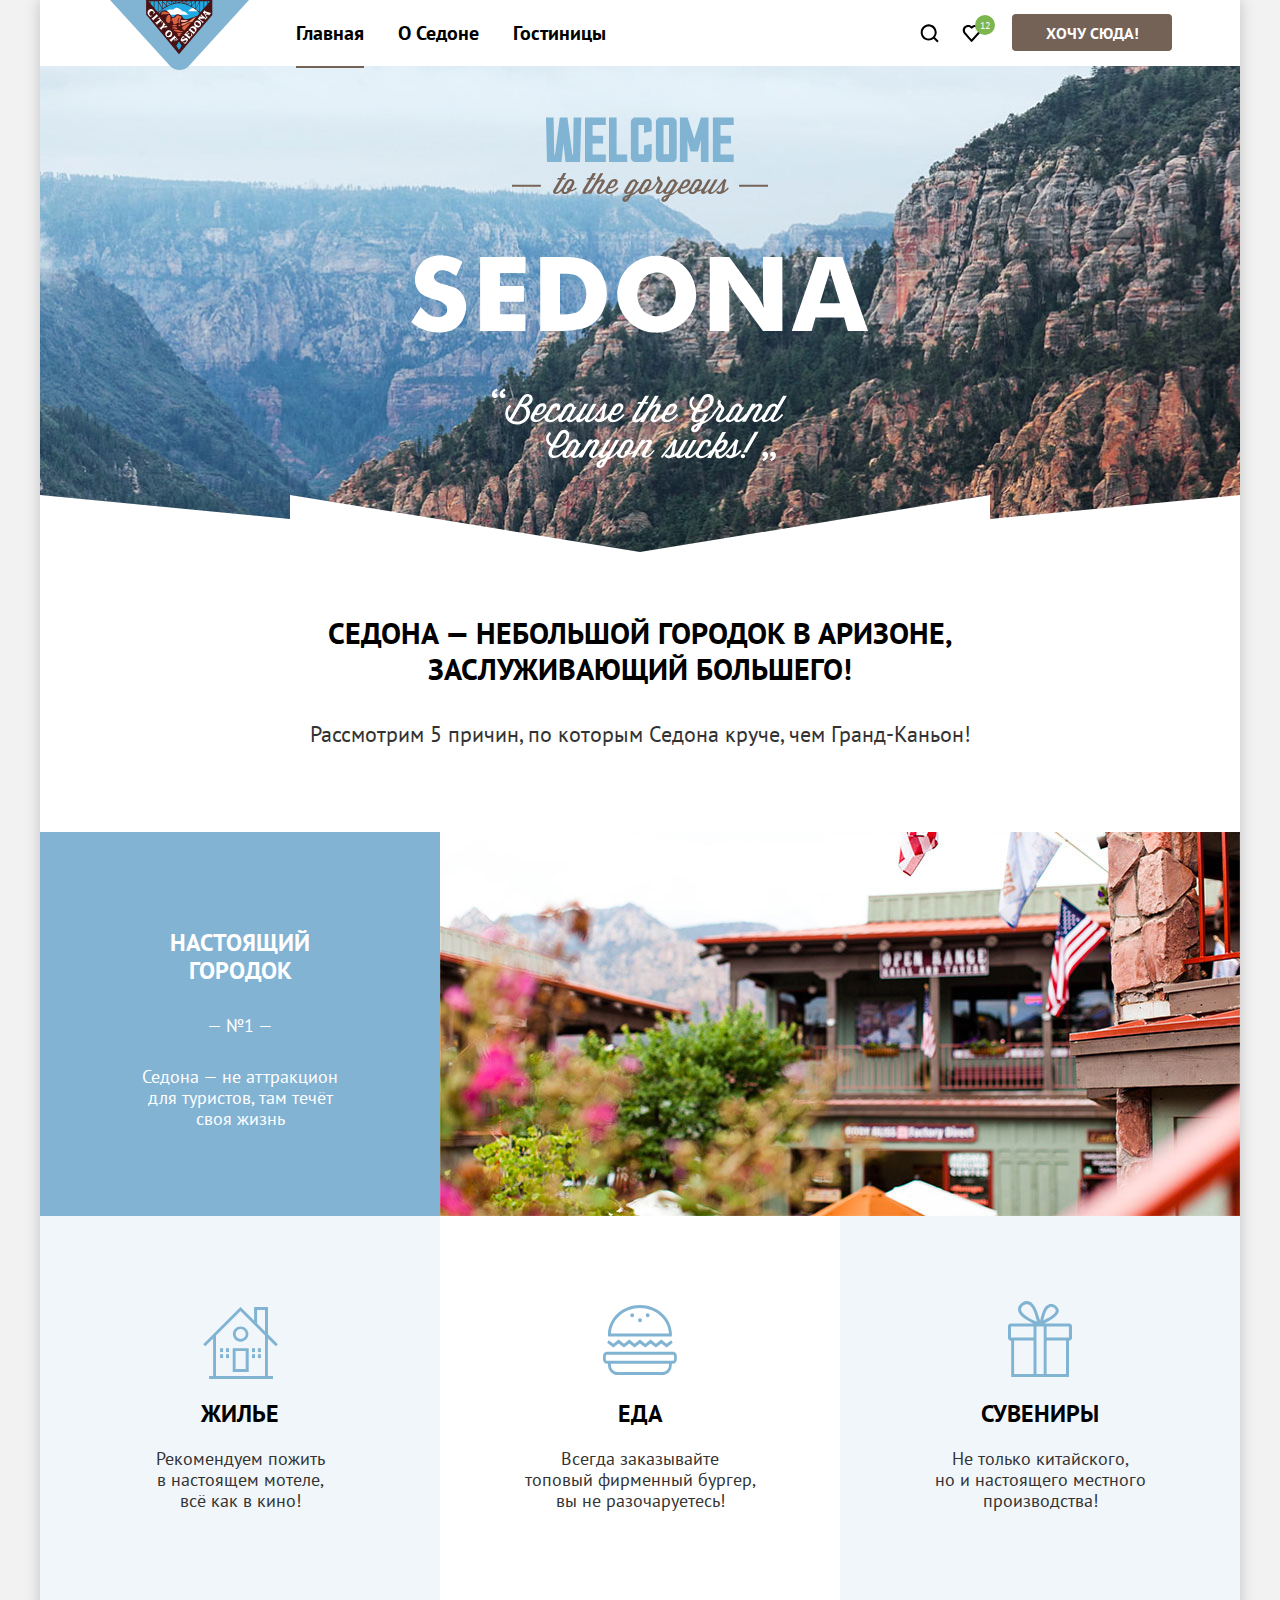
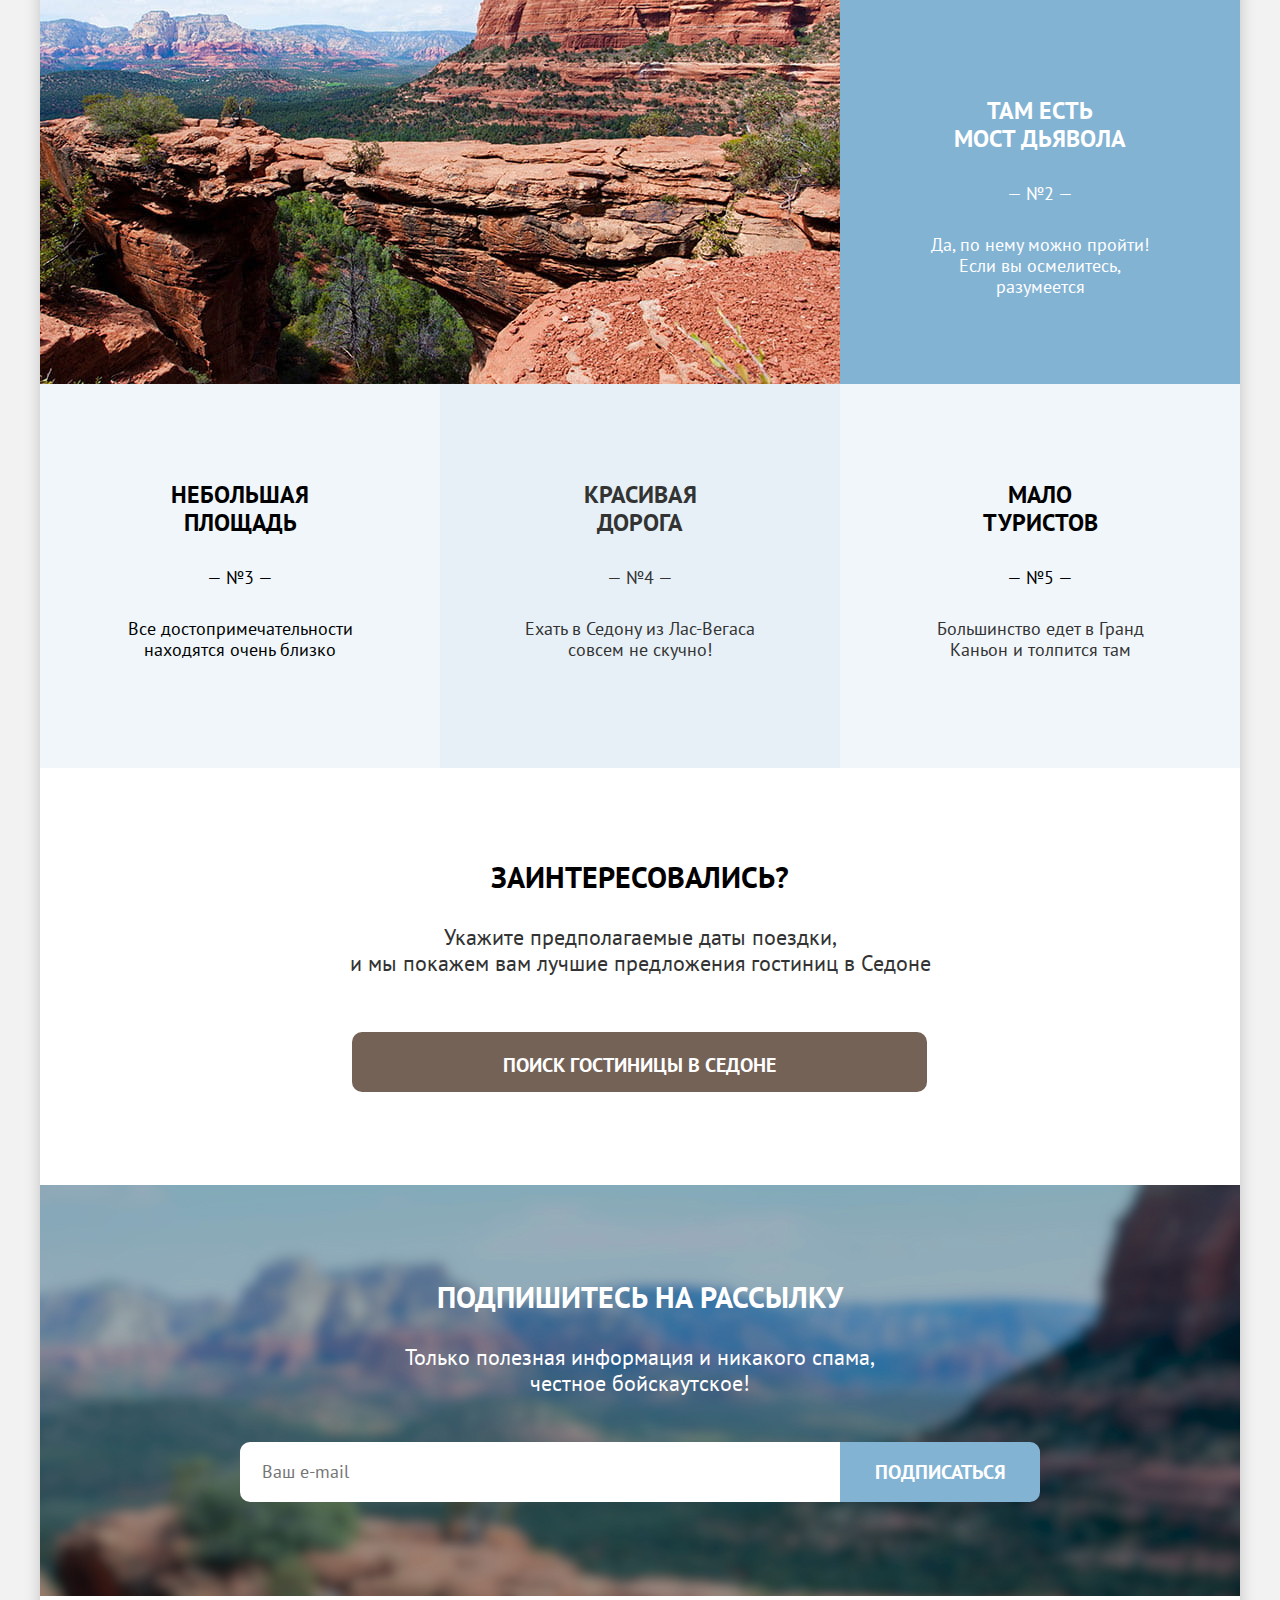
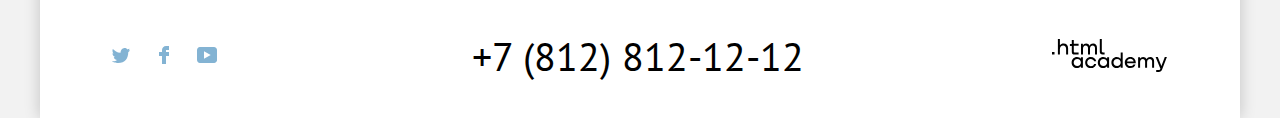
<file: index.html>
<!DOCTYPE html>
<html lang="ru">

<head>
  <meta charset="utf-8">
  <title>HTML Academy: Седона</title>
  <link rel="stylesheet" href="./styles/styles.css">
  <link rel="icon" type="image/png" sizes="32x32" href="./images/favicon.png">
</head>

<body>
  <!--Шапка -->
  <header class="page-header">
    <nav class="navigation">
      <a class="navigation-logo" href="index.html">
        <img class="logo-main" src="images/logo.svg" width="139" height="70"
          alt="Логотип Седоны, с переходом на главную страницу.">
      </a>

      <ul class="navigation-menu">
        <!--Список навигации для меню -->
        <li class="navigation-item">
          <a class="navigation-link navigation-link-current" href="#">Главная</a>
        </li>
        <li class="navigation-item">
          <a class="navigation-link" href="#">О Седоне</a>
        </li>
        <li class="navigation-item">
          <a class="navigation-link" href="catalog.html">Гостиницы</a>
        </li>
      </ul>

      <ul class="navigation-user">
        <!--Список для пользовательского меню -->
        <li class="navigation-item-user">
          <a class="navigation-link-user" href="#">
            <span class="visually-hidden">Поиск.</span>
            <svg class="navigation-icon" aria-hidden="true" width="19" height="19" viewBox="0 0 19 19" fill="none"
              xmlns="http://www.w3.org/2000/svg">
              <path
                d="m18.682 16.911-3.7-3.7c1-1.3 1.7-3 1.7-4.9 0-4.4-3.6-8-8-8s-8 3.7-8 8.1c0 4.4 3.6 8 8 8 1.8 0 3.5-.6 4.9-1.7l3.7 3.7 1.4-1.5Zm-10-2.5c-3.3 0-6-2.7-6-6s2.7-6 6-6 6 2.7 6 6-2.7 6-6 6Z" />
            </svg>
          </a>
        </li>
        <li class="navigation-item-user">
          <a class="navigation-link-user navigation-link-favorite" href="#">
            <span class="visually-hidden">Избранное.</span>
            <svg class="navigation-icon" aria-hidden="true" width="19" height="19" viewBox="0 0 19 18" fill="none"
              xmlns="http://www.w3.org/2000/svg">
              <path
                d="M9.582 17.411c-.3 0-.6-.1-.8-.4-5.4-6.1-6.7-7.5-7-7.9-.7-.9-1.1-2.1-1.1-3.3 0-3 2.4-5.4 5.5-5.4 1.3 0 2.5.5 3.5 1.3 1-.8 2.3-1.3 3.5-1.3 3 0 5.5 2.4 5.5 5.4 0 1.3-.5 2.5-1.3 3.4l-7 7.9c-.2.2-.4.3-.8.3Zm-6-9.5c.3.4 3.5 4 6.1 6.9l6.2-7c.5-.5.7-1.2.7-2 0-1.8-1.5-3.3-3.3-3.3-1 0-2 .5-2.7 1.3-.3.3-.6.4-.9.4-.3 0-.6-.2-.8-.4-.7-.8-1.7-1.3-2.7-1.3-1.8 0-3.3 1.5-3.3 3.3-.1.9.3 1.6.7 2.1-.1 0-.1 0 0 0Z" />
            </svg>
          </a>
        </li> 
      </ul>
      <a class="button-navigation" href="#">Хочу сюда!</a>
    </nav>
  </header>

  <!-- Основной блог -->
  <main class=" main-index main-container">
    <div class="page-container">

      <div class="info-container">

        <section class="welcome-page">
          <h1 class="visually-hidden">Седона.</h1>
          <img class="logo" src="images/welcome.svg" width="458" height="352" alt="Добро пожаловать в Седону.">
        </section>

        <section class="info-page">
          <h2 class="info-title">Седона — небольшой городок в Аризоне, <br>заслуживающий большего!</h2>
          <p class="info-description"> Рассмотрим 5 причин, по которым Седона круче, чем Гранд-Каньон! </p>
        </section>

      </div>

      <!-- Блог преимуществ -->
      <section class="advantages">
        <h3 class="visually-hidden">Преимущества.</h3>
        <ul class="advantages-list">
          <li class="advantages-item">
            <h3 class="advantages-title">Настоящий<br> городок </h3>
            <p class="advantages-description">— №1 — </p>
            <p class="advantages-description">Седона — не аттракцион<br> для туристов, там течёт<br> своя жизнь </p>
          </li>
          <li class="advantages-item advantages-item-image">
            <img class="advantages-image" src="images/real-city.jpg" width="800" height="384" alt="Фото города.">
          </li>
        </ul>
      </section>

      <!-- Блог сервиса -->
      <section class="services">
        <h3 class="visually-hidden">Сервис.</h3>
        <ul class="services-list">
          <li class="services-item background-blue-light background-house">
            <h3 class="services-title">Жилье</h3>
            <p class="services-description">Рекомендуем пожить<br> в настоящем мотеле,<br> всё как в кино!</p>
          </li>
          <li class="services-item background-white background-humburger">
            <h3 class="services-title">Еда</h3>
            <p class="services-description">Всегда заказывайте<br> топовый фирменный бургер,<br> вы не разочаруетесь!
            </p>
          </li>
          <li class="services-item background-blue-light background-present">
            <h3 class="services-title">Сувениры</h3>
            <p class="services-description">Не только китайского,<br> но и настоящего местного<br> производства!</p>
          </li>
        </ul>
      </section>

      <!-- Блог преимуществ 2 -->
      <section class="advantages">
        <h3 class="visually-hidden">Преимущества.</h3>
        <ul class="advantages-list">
          <li class="advantages-item advantages-item-image">
            <img class="advantages-image" src="images/devil-is-bridge.jpg" width="800" height="384" alt="Мост дьявола.">
          </li>
          <li class="advantages-item">
            <h3 class="advantages-title">Там есть<br> мост дьявола </h3>
            <p class="advantages-description">— №2 — </p>
            <p class="advantages-description">Да, по нему можно пройти!<br> Если вы осмелитесь,<br> разумеется</p>
          </li>
        </ul>
      </section>

      <!-- Блог преимуществ 3-->
      <section class="advantages">
        <h3 class="visually-hidden">Преимущества.</h3>
        <ul class="advantages-list">
          <li class="advantages-item background-blue-light">
            <h3 class="advantages-title">Небольшая<br> площадь</h3>
            <p class="advantages-description">— №3 —</p>
            <p class="advantages-description">Все достопримечательности<br> находятся очень близко</p>
          </li>
          <li class="advantages-item background-blue">
            <h3 class="advantages-title ">Красивая<br> дорога</h3>
            <p class="advantages-description">— №4 —</p>
            <p class="advantages-description">Ехать в Седону из Лас-Вегаса<br> совсем не скучно!</p>
          </li>
          <li class="advantages-item background-blue-light">
            <h3 class="advantages-title">Мало<br> туристов</h3>
            <p class="advantages-description">— №5 —</p>
            <p class="advantages-description color-dark">Большинство едет в Гранд<br> Каньон и толпится там</p>
          </li>
        </ul>
      </section>


      <!-- Заинтересовались -->
      <section class="info-hotel">
        <h2 class="info-title">Заинтересовались?</h2>
        <p class="info-description-hotel"> Укажите предполагаемые даты поездки,<br>и мы покажем вам лучшие предложения
          гостиниц
          в Седоне</p>
        <a class="button-hotel" href="#">Поиск гостиницы в Седоне</a>
      </section>

      <!-- Подписка -->
      <section class="info-email">
        <h2 class="info-email-title">Подпишитесь на рассылку</h2>
        <p class="info-email-description">Только полезная информация и никакого спама,<br>честное бойскаутское!</p>
        <form class="new-form" action="http://echo.htmlacademy.ru/" method="post">
          <label for="email">
            <span class="visually-hidden">Введите e-mail.</span>
          </label>
          <input class="field" type="email" id="email" placeholder="Ваш e-mail" name="new-email" required>
          <button class="button-email" type="submit"> Подписаться</button>
        </form>
      </section>
    </div>
  </main>
  <!-- Подвал -->
  <footer class="page-footer">
    <div class="page-footer-container">
      <!-- Социальные сети-->
      <section class="footer-social">
        <h3 class="visually-hidden">Социальные сети.</h3>
        <ul class="footer-social-list">
          <li class="footer-social-item">
            <a class="social-button" href="https://twitter.com/htmlacademy_ru">
              <span class="visually-hidden">Твиттер.</span>
              <svg class="social-icon social-icon-tw" aria-hidden="true" width="18" height="15" viewBox="0 0 18 15"
                fill="none" xmlns="http://www.w3.org/2000/svg">
                <path
                  d="M11.6.2c1.8-.5 3.2.3 3.8 1.2.7-.2 1.4-.5 2.1-.7 0 .9-.6 1.5-.9 1.8.7.1 1.4-.6 1.4-.6-.2 1-1.1 1.8-1.7 2C16.1 10.7 13 15.1 5.7 15h-.5c-.4 0-4.4-.5-5.2-1.9 2.4.2 4.1-.4 5-1.2-1-.3-2.9-.4-3.2-2.9.4.1.6.2 1.3.1C1.8 8.3.4 7.5.5 5.3c.3.3 1.1.5 1.4.5C1.1 5.6-.2 2.5.9.9c1.9 1.9 4 3.6 7.6 3.8C8.7 2.3 9.7.8 11.6.2Z" />
              </svg>
            </a>
          </li>
          <li class="footer-social-item">
            <a class="social-button" href="https://www.facebook.com/htmlacademy">
              <span class="visually-hidden">Фейсбук.</span>
              <svg class="social-icon social-icon-fb" aria-hidden="true" width="10" height="18" viewBox="0 0 10 18"
                fill="none" xmlns="http://www.w3.org/2000/svg">
                <path d="M7 0C4.8 0 3 1.8 3 4v2H0v4h3v8h4v-8h3V6H7V4h3V0H7Z" />
              </svg>
            </a>
          </li>
          <li class="footer-social-item">
            <a class="social-button" href="https://www.youtube.com/c/HTMLAcademyRUS">
              <span class="visually-hidden">YouTube.</span>
              <svg class="social-icon social-icon-yt" aria-hidden="true" width="20" height="16" viewBox="0 0 20 16"
                fill="none" xmlns="http://www.w3.org/2000/svg">
                <path
                  d="M17 0H2.9C1.2 0 0 1.5 0 3.2v9.5C0 14.5 1.2 16 2.9 16h14.3c1.5 0 2.9-1.5 2.9-3.2V3.2C19.9 1.5 18.7 0 17 0ZM7 11.8V4.2L13.7 8 7 11.8Z" />
              </svg>
            </a>
          </li>
        </ul>
      </section>
      <!-- Телефон -->
      <a class="footer-phone-title" href="tel:+78128121212">+7 (812) 812-12-12</a>
      <!--лого академии-->
      <a class="htmlacademy" href="https://up.htmlacademy.ru">
        <svg class="htmlacademy-svg" aria-hidden="true" width="115" height="33" viewBox="0 0 115 33" fill="none"
          xmlns="http://www.w3.org/2000/svg">
          <path
            d="M0 12.9v2.6h2.5v-2.6H0ZM11.6 4.5c-1.6 0-2.8.7-3.6 1.7h-.1V0h-2v15.5h2v-5.3c0-2.1 1.3-3.6 3.3-3.6 1.8 0 2.9 1.4 2.9 3.2v5.7h2V9.4c.1-3-1.8-4.9-4.5-4.9ZM26.6 4.8h-4.8V1.1h-2v3.8h-1.9v2h1.9v6c0 1.7 1 2.7 2.7 2.7h4.1v-2h-3.7c-.7 0-1.1-.4-1.1-1.1V6.8h4.8v-2ZM41.1 4.6c-1.6 0-2.9.8-3.5 2.1h-.1c-.6-1.2-1.8-2.1-3.4-2.1-1.4 0-2.5.8-3.1 1.8h-.1V4.8H29v10.6h2V10c0-2 1-3.5 2.6-3.5 1.5 0 2.4 1 2.4 2.6v6.3h2V9.8c0-2.4 1.4-3.3 2.6-3.3 1.5 0 2.4 1 2.4 2.6v6.3h2V8.9c.1-2.5-1.4-4.3-3.9-4.3ZM47.8 12.7c0 1.7 1 2.7 2.8 2.7h2v-2h-1.7c-.7 0-1.1-.4-1.1-1.1V0h-2v12.7ZM28.9 19.7c-.9-1.1-2.2-1.8-3.9-1.8-3.1 0-5.4 2.3-5.4 5.6s2.3 5.6 5.4 5.6c1.8 0 3-.8 3.8-1.9h.1v1.6h2V18.2h-2v1.5Zm-3.6 7.4c-2.2 0-3.6-1.6-3.6-3.6s1.4-3.6 3.6-3.6 3.6 1.6 3.6 3.6c0 1.9-1.4 3.6-3.6 3.6ZM44.2 22c-.5-2.4-2.6-4.1-5.4-4.1-3.4 0-5.6 2.5-5.6 5.6 0 3.1 2.2 5.6 5.6 5.6 2.8 0 4.9-1.8 5.4-4.2h-2.1c-.4 1.3-1.7 2.3-3.3 2.3-2.2 0-3.6-1.6-3.6-3.6s1.4-3.6 3.6-3.6c1.6 0 2.8 1 3.3 2.2h2.1V22ZM55.1 19.7c-.9-1.1-2.2-1.8-3.9-1.8-3.1 0-5.4 2.3-5.4 5.6s2.3 5.6 5.4 5.6c1.8 0 3-.8 3.8-1.9h.1v1.6h2V18.2h-2v1.5Zm-3.6 7.4c-2.2 0-3.6-1.6-3.6-3.6s1.4-3.6 3.6-3.6 3.6 1.6 3.6 3.6c0 1.9-1.5 3.6-3.6 3.6ZM68.7 19.8c-.9-1.1-2.2-1.9-3.9-1.9-3.1 0-5.4 2.3-5.4 5.6s2.2 5.6 5.4 5.6c1.7 0 3-.8 3.8-1.8h.1v1.5h2V13.4h-2v6.4Zm-3.6 7.3c-2.2 0-3.6-1.6-3.6-3.6s1.4-3.6 3.6-3.6 3.6 1.6 3.6 3.6c-.1 2-1.5 3.6-3.6 3.6ZM78.3 17.9c-3.3 0-5.5 2.5-5.5 5.6 0 3 2.1 5.6 5.5 5.6 2.5 0 4.5-1.3 5.2-3.6h-2.1c-.5 1-1.6 1.6-3 1.6-1.9 0-3.3-1.3-3.4-2.9h8.8c.2-3.6-2-6.3-5.5-6.3Zm0 1.9c1.7 0 3 1 3.3 2.6h-6.5c.3-1.5 1.5-2.6 3.2-2.6ZM98.2 17.9c-1.6 0-2.9.8-3.6 2h-.1c-.6-1.2-1.8-2-3.4-2-1.4 0-2.5.7-3.1 1.8v-1.5h-1.9v10.6h2v-5.4c0-2 1-3.4 2.6-3.5 1.5 0 2.4 1 2.4 2.6v6.3h2v-5.6c0-2.4 1.4-3.3 2.6-3.3 1.5 0 2.4 1 2.4 2.6v6.3h2v-6.5c.1-2.6-1.4-4.4-3.9-4.4ZM109.4 27l-3.6-8.9h-2.2l4.8 11.6c-.3.9-.7 1.2-1.7 1.2h-2.5v2h2.5c1.8 0 2.8-.8 3.5-2.6l4.7-12.2h-2.1l-3.4 8.9Z" />
        </svg>
      </a>
    </div>
  </footer>

  <div class="modal-container modal-container-close">

    <div class="modal modal-search-hotels">

      <button class="modal-close-button" type="button">
        <svg class="close-image" aria-hidden="true" width="13" height="13" viewBox="0 0 13 13" fill="none"
          xmlns="http://www.w3.org/2000/svg">
          <path d="M13 1.2 11.8 0 6.5 5.3 1.2 0 0 1.2l5.3 5.3L0 11.8 1.2 13l5.3-5.3 5.3 5.3 1.2-1.2-5.3-5.3L13 1.2Z" />
        </svg>
        <span class="visually-hidden">Закрыть.</span>
      </button>
      <section class="modal-content">
        <h2 class="modal-title">Поиск гостиницы в Седоне</h2>
        <form class="search-hotels-form" action="https://echo.htmlacademy.ru/" method="post">

          <p class="field-group">
            <label class="modal-label" for="arrival-date">Дата заезда:</label>
            <input class="search-hotels-form-field" type="text" id="arrival-date" name="arrival-date"
              placeholder="Укажите дату" value="27 апреля 2020" required>
          </p>
          <p class="footnote-arrival-date"> Мы не можем отправить вас в прошлое. </p>

          <p class="field-group">
            <label class="modal-label" for="departure-date">Дата выезда:</label>
            <input class="search-hotels-form-field" type="text" id="departure-date" name="departure-date"
              placeholder="Укажите дату" value="1 сентября 2021" required>
          </p>
          <p class="footnote-departure-date">На эти даты есть свободные номера. Пока есть.</p>

          <div class="field-group-people">

            <p class="field-group ">
              <label class="modal-label modal-label-people" for="old">Взрослые:</label>              
              <button class="button-modal button-modal-minus" type="button">
                <span class="visually-hidden">Уменьшить количество взрослых.</span>
                <svg class="image-minus" aria-hidden="true" width="13" height="1" viewBox="0 0 13 1" fill="none"
                  xmlns="http://www.w3.org/2000/svg">
                  <path d="M0 0v1h13V0H0Z" />
                </svg>
              </button>
              <input class="old-form-field modal-field-people" type="text" id="old" name="old"
                placeholder="количество взрослых" value="2">             
              <button class="button-modal button-modal-plus" type="button"> 
                <span class="visually-hidden">Увеличения количество взрослых.</span>
                <svg class="image-plus" aria-hidden="true" width="13" height="13" viewBox="0 0 13 13" fill="none"
                  xmlns="http://www.w3.org/2000/svg">
                  <path d="M13 6H7V0H6v6H0v1h6v6h1V7h6V6Z" />
                </svg>
              </button>
            </p>

            <p class="field-group">
              <span class="modal-label-child">
                <label class="modal-label modal-label-people" for="child">Дети:</label>
                <span class="tooltip">
                  <button class="tooltip-toggle" type="button" aria-labelledby="tooltip-label">
                    <svg class="tooltip-icon" width="1" height="9" viewBox="0 0 1 9" fill="none"
                      xmlns="http://www.w3.org/2000/svg">
                      <path d="M0 9H1L1 3H0L0 9Z" fill="white" />
                      <path d="M1 0H0V1H1V0Z" fill="white" />
                    </svg>
                  </button>
                  <span class="tooltip-text" role="tooltip" id="tooltip-label">Укажите количество детей,<br> которые
                    будут с
                    вами, возраст<br> которых от 6 до 18
                    лет. Дети<br> до 6 лет размещаются<br> бесплатно.
                  </span>
                </span>
              </span>

              <button class="button-modal button-modal-minus" type="button">
                <span class="visually-hidden">Уменьшить количество детей.</span>
                <svg class="image-minus" aria-hidden="true" width="13" height="1" viewBox="0 0 13 1" fill="none"
                  xmlns="http://www.w3.org/2000/svg">
                  <path d="M0 0v1h13V0H0Z" />
                </svg>
              </button>
              <input class="child-form-field modal-field-people" type="text" id="child" name="child"
                placeholder="количество детей" value="1">

              <button class="button-modal button-modal-plus" type="button">
                <span class="visually-hidden">Увеличить количетво детей.</span>
                <svg class="image-plus" aria-hidden="true" width="13" height="13" viewBox="0 0 13 13" fill="none"
                  xmlns="http://www.w3.org/2000/svg">
                  <path d="M13 6H7V0H6v6H0v1h6v6h1V7h6V6Z" />
                </svg>
              </button>
            </p>

          </div>
          <button class="button-found" type="submit">Найти</button>

        </form>
      </section>
    </div>
  </div>
</body>

</html>
</file>
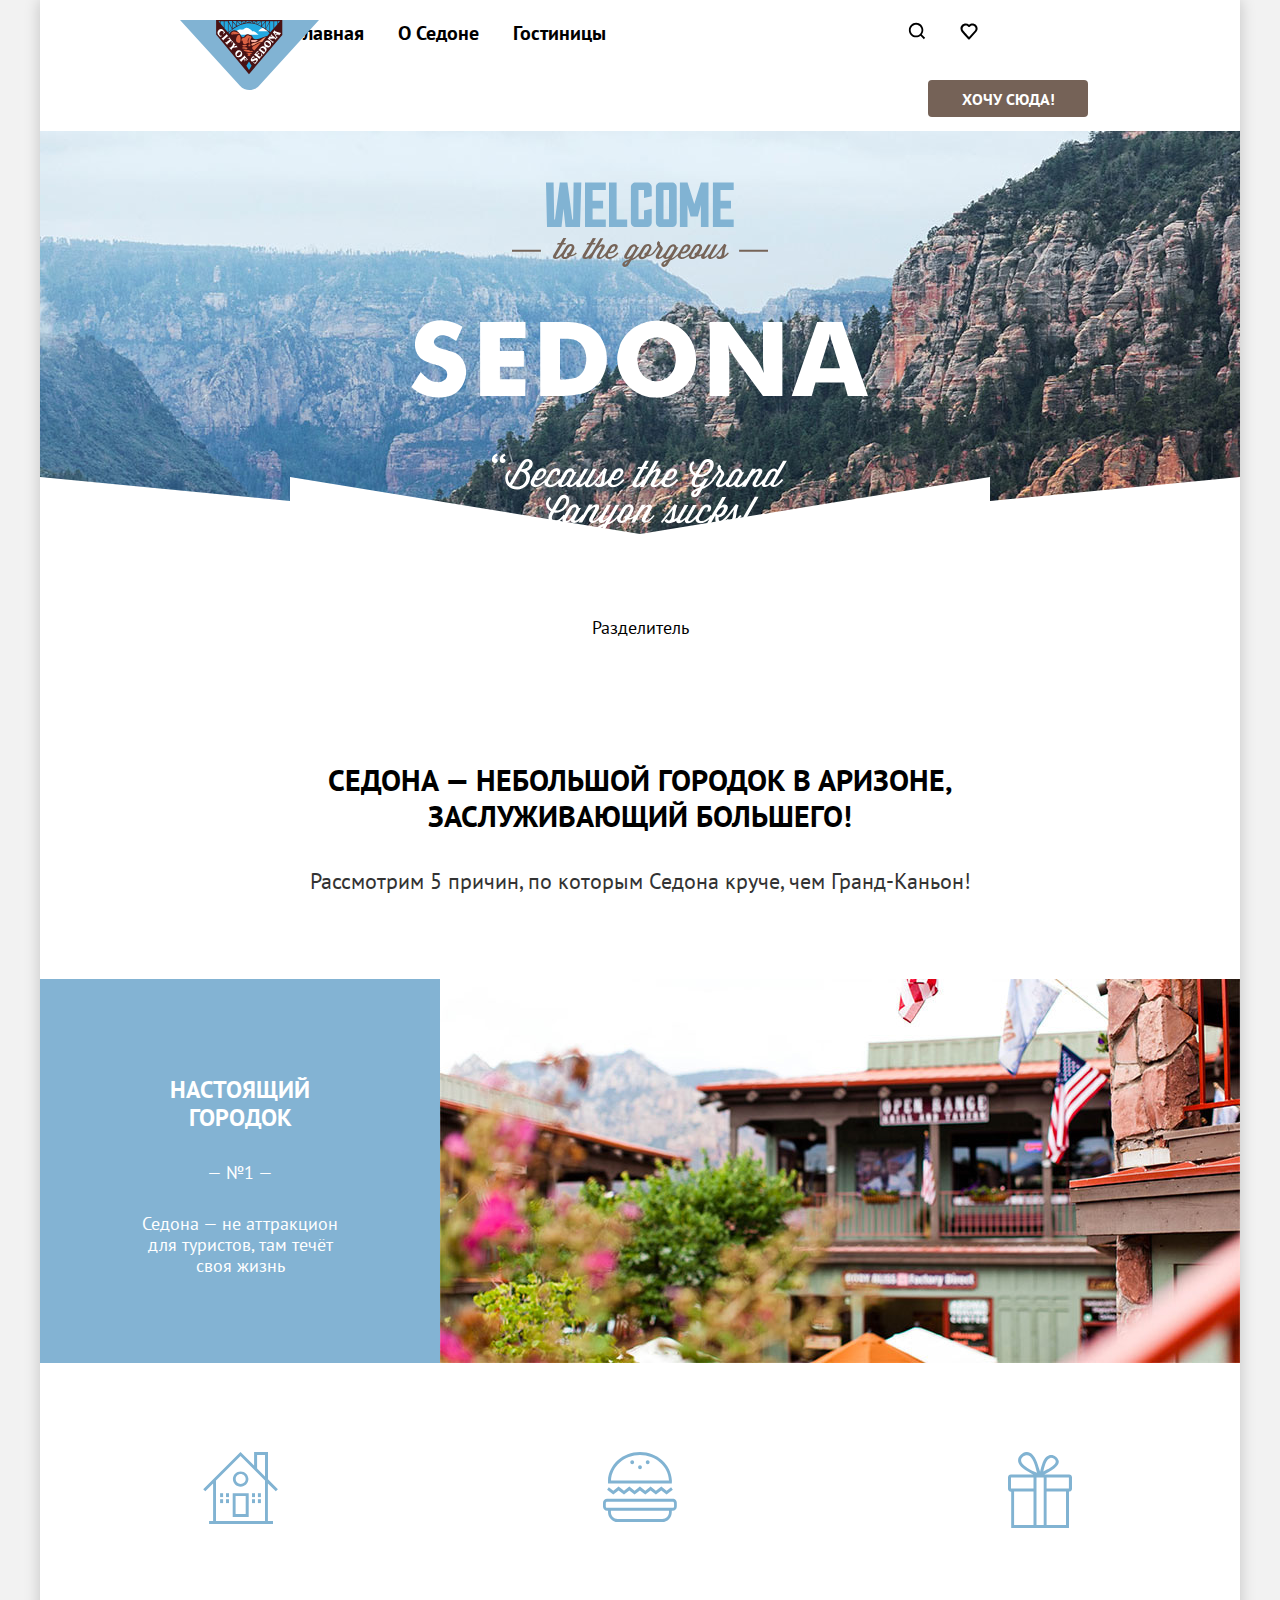
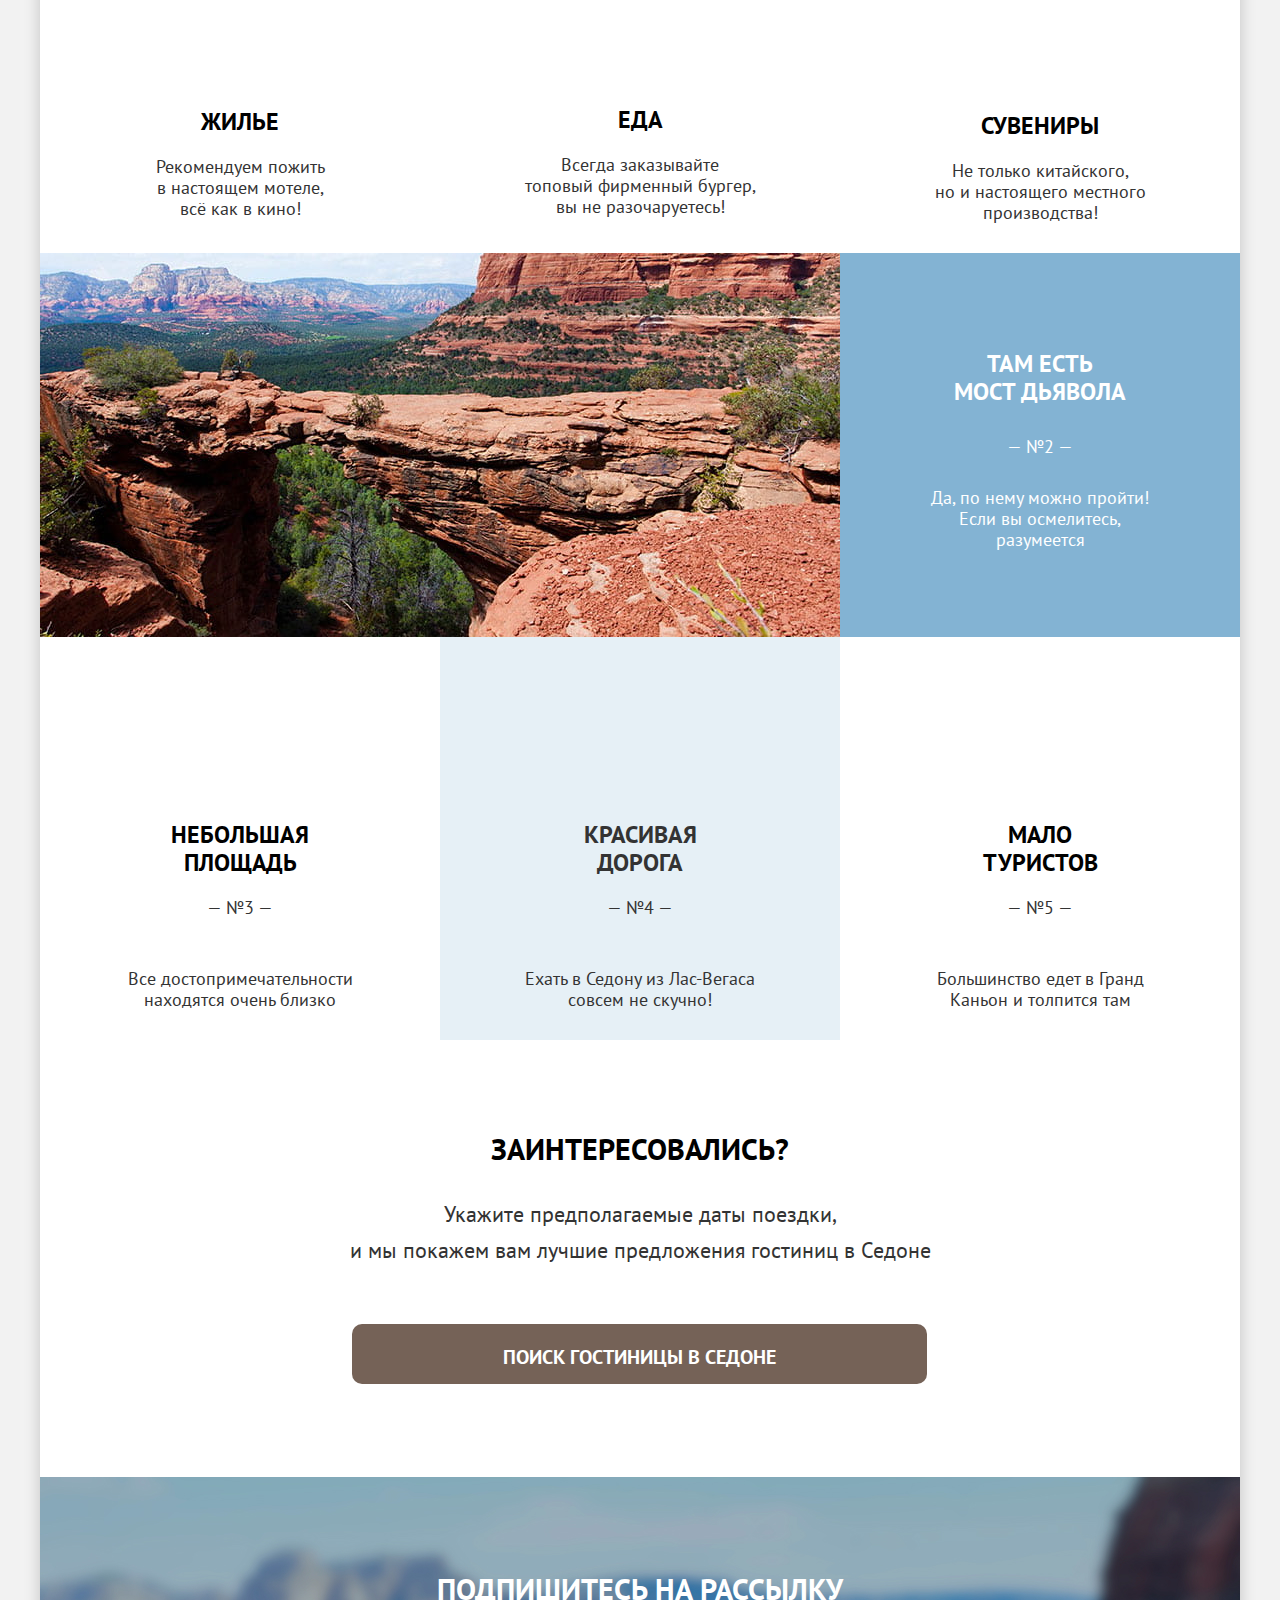
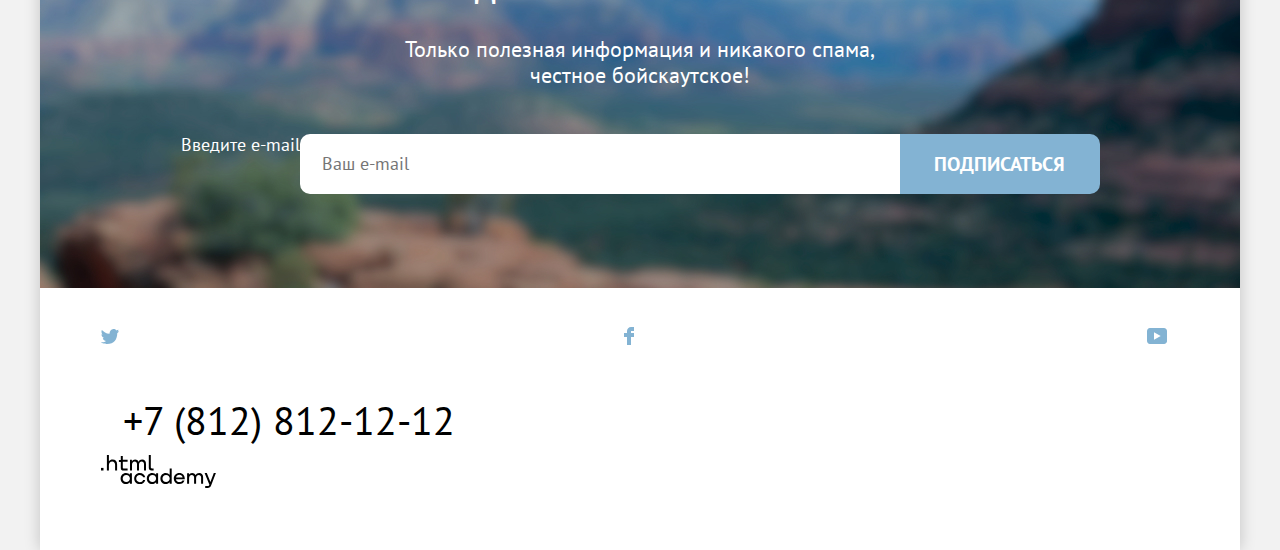
<file: 6/index.html>
<!DOCTYPE html>
<html lang="ru">

<head>
  <meta charset="utf-8">
  <title>HTML Academy: Седона</title>
  <link rel="stylesheet" href="/styles/styles.css">
  <base href="https://htmlacademy-htmlcss.github.io/1975777-sedona-33/6/">
</head>

<body>

  <!--Шапка -->
  <header class="page-header">
    <nav class="navigation">

      <a class="navigation-link navigation-logo" href="index.html">
        <img class="logo-main" src="images/logo.svg" width="139" height="70"
          alt="Логотип Седоны, с переходом на главную страницу">
      </a>
      <!--<ul class="navigation-list navigation-logo">
        Список навигации для логотипа 
        <li class="navigation-item">
          
        </li>
      </ul>-->

      <ul class="navigation-list navigation-menu">
        <!--Список навигации для меню -->
        <li class="navigation-item">
          <a class="navigation-link" href="#">Главная</a>
        </li>
        <li class="navigation-item">
          <a class="navigation-link" href="#">О Седоне</a>
        </li>
        <li class="navigation-item">
          <a class="navigation-link" href="#">Гостиницы</a>
        </li>
      </ul>

      <ul class="navigation-list navigation-user">
        <!--Список для пользовательского меню -->
        <li class="navigation-item">
          <a class="navigation-link" href="#">
            <img class="navigation-image" src="images/search.svg" width="18" height="18" alt="поиск">
          </a>
        </li>
        <li class="navigation-item">
          <a class="navigation-link" href="#">
            <img class="navigation-image" src="images/favorite.svg" width="18" height="17" alt="избранное">
          </a>
        </li>
        <li class="navigation-item">
          <a class="navigation-link button-navigation" href="#">Хочу сюда!
          </a>
        </li>
      </ul>

    </nav>
  </header>

  <!-- Основной блог -->
  <main class=" main-index main-conteiner">
    <div class="page-conteiner">

      <div class="info-conteiner">

        <section class="welcome-page">
          <h1 class="visually-hidden">Седона</h1>
          <img class="logo" src="images/welcome.svg" width="458" height="352" alt="Добро пожаловать в Седону">
        </section>

        <section class="divider-block">
          <span class="vissually-hidden">Разделитель</span>
          <img class="divider" src="images/divider.svg" width="1200" height="57" alt="Разделитель">
        </section>

        <section class="info-page">
          <h2 class="info-title">Седона — небольшой городок в Аризоне, <br>заслуживающий большего!</h2>
          <p class="info-description"> Рассмотрим 5 причин, по которым Седона круче, чем Гранд-Каньон! </p>
        </section>

      </div>

      <!-- Блог преимуществ -->
      <section class="advantages">
        <ul class="advantages-list">
          <li class="advantages-item">
            <h3 class="advantages-title">Настоящий городок </h3>
            <p class="advantages-description">— №1 — </p>
            <p class="advantages-description">Седона — не аттракцион<br> для туристов, там течёт<br> своя жизнь </p>
          </li>
          <li class="advantages-item advantages-item-image">
            <img class="advantages-image" src="images/real-city.jpg" width="800" height="384" alt="Фото города">
          </li>
        </ul>
      </section>

      <!-- Блог сервиса -->
      <section class="services">
        <ul class="services-list">
          <li class="services-item">
            <img class="services-image" src="images/home.svg" width="75" height="72" alt="Иконка жилья">
            <h3 class="services-title">Жилье</h3>
            <p class="services-description">Рекомендуем пожить<br> в настоящем мотеле,<br> всё как в кино!</p>
          </li>
          <li class="services-item background-white">
            <img class="services-image" src="images/gamburger.svg" width="74" height="70" alt="Иконка бургера">
            <h3 class="services-title">Еда</h3>
            <p class="services-description">Всегда заказывайте<br> топовый фирменный бургер,<br> вы не разочаруетесь!
            </p>
          </li>
          <li class="services-item">
            <img class="services-image" src="images/present.svg" width="64" height="76" alt="Иконка сувениры">
            <h3 class="services-title">Сувениры</h3>
            <p class="services-description">Не только китайского,<br> но и настоящего местного<br> производства!</p>
          </li>
        </ul>
      </section>

      <!-- Блог преимуществ 2 -->
      <section class="advantages">
        <ul class="advantages-list">
          <li class="advantages-item advantages-item-image">
            <img class="advantages-image" src="images/devil-is-bridge.jpg" width="800" height="384" alt="Мост дьявола">
          </li>
          <li class="advantages-item">
            <h3 class="advantages-title">Там есть<br> мост дьявола </h3>
            <p class="advantages-description">— №2 — </p>
            <p class="advantages-description">Да, по нему можно пройти!<br> Если вы осмелитесь,<br> разумеется</p>
          </li>
        </ul>
      </section>

      <!-- Блог сервиса 2 -->
      <section class="services">
        <ul class="services-list">
          <li class="services-item">
            <h3 class="services-title">Небольшая<br> площадь</h3>
            <p class="services-description">— №3 —</p>
            <p class="services-description">Все достопримечательности<br> находятся очень близко</p>
          </li>
          <li class="services-item background-blue">
            <h3 class="services-title ">Красивая<br> дорога</h3>
            <p class="services-description">— №4 —</p>
            <p class="services-description">Ехать в Седону из Лас-Вегаса<br> совсем не скучно!</p>
          </li>
          <li class="services-item">
            <h3 class="services-title">Мало<br> туристов</h3>
            <p class="services-description">— №5 —</p>
            <p class="services-description">Большинство едет в Гранд<br> Каньон и толпится там</p>
          </li>
        </ul>
      </section>


      <!-- Заинтересовались -->
      <section class="info-hotel">
        <h2 class="info-title">Заинтересовались?</h2>
        <p class="info-description"> Укажите предполагаемые даты поездки,<br>и мы покажем вам лучшие предложения
          гостиниц
          в Седоне</p>
        <a class="button-hotel" href="#">Поиск гостиницы в Седоне</a>
      </section>

      <!-- Подписка -->
      <section class="info-email">
        <h2 class="info-email-title">Подпишитесь на рассылку</h2>
        <p class="info-email-description">Только полезная информация и никакого спама,<br>честное бойскаутское!</p>
        <form class="new-form" action="http://echo.htmlacademy.ru/" method="post">
          <label for="email">
            <span class="vissualy-hidden">Введите e-mail</span>
          </label>
          <input class="field" type="email" id="email" placeholder="Ваш e-mail" name="new-email">
          <button class="button-email button-blue" type="submit"> Подписаться</button>
        </form>
      </section>
    </div>
  </main>
  <!-- Подвал -->
  <footer class="page-footer">
    <div class="page-footer-conteiner">

      <!-- Социальные сети-->
      <section class="footer-social">
        <ul class="footer-social-list">
          <li class="footer-social-item">
            <a class="social-button" href="#">
              <span class="vissually-hidden" hidden>Твиттер</span>
              <img class="social-image" src="images/twitter.svg" width="18" height="15" alt="ссылка на Твиттер">
            </a>
          </li>
          <li class="footer-social-item">
            <a class="social-button" href="#">
              <span class="vissually-hidden" hidden>Фейсбук</span>
              <img class="social-image" src="images/facebook.svg" width="10" height="18" alt="ссылка на Фейсбук">
            </a>
          </li>
          <li class="footer-social-item">
            <a class="social-button" href="#">
              <span class="vissually-hidden" hidden>YouTube</span>
              <img class="social-image" src="images/youtube.svg" width="20" height="16" alt="ссылка на YouTube">
            </a>
          </li>
      </section>
      <!-- Телефон -->
      <section class="footer-phone">
        <a class="footer-phone-title" href="tel:+78128121212">+7 (812) 812-12-12</a>
      </section>
      <!--лого академии-->
      <section class="footer-htmlacademy">
        <a class="htmlacademy" href="https://up.htmlacademy.ru">
          <img class="htmlacademy-image" src="images/logo-htmlacademy.svg" width="115" height="33"
            alt="логотип HTML-академии"> </a>
      </section>

    </div>
  </footer>
</body>

</html>
</file>
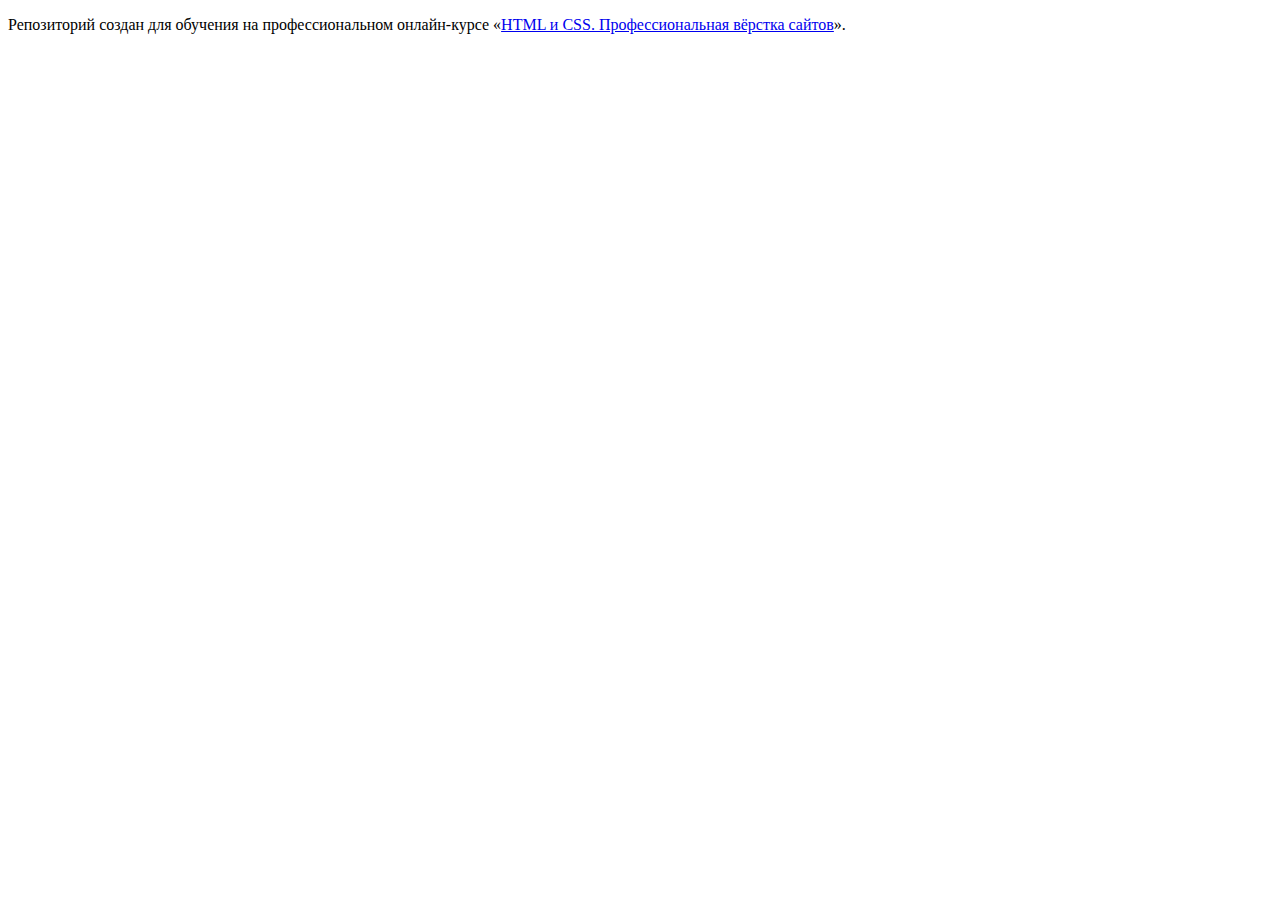
<file: master/index.html>
<!DOCTYPE html>
<html lang="ru">
  <head>
    <meta charset="utf-8">
    <title>HTML Academy: Седона</title>
    <base href="https://htmlacademy-htmlcss.github.io/1975777-sedona-33/master/">
</head>
  <body>

    <p>Репозиторий создан для обучения на профессиональном онлайн‑курсе «<a href="https://htmlacademy.ru/intensive/htmlcss">HTML и CSS. Профессиональная вёрстка сайтов</a>».</p>

  </body>
</html>
</file>
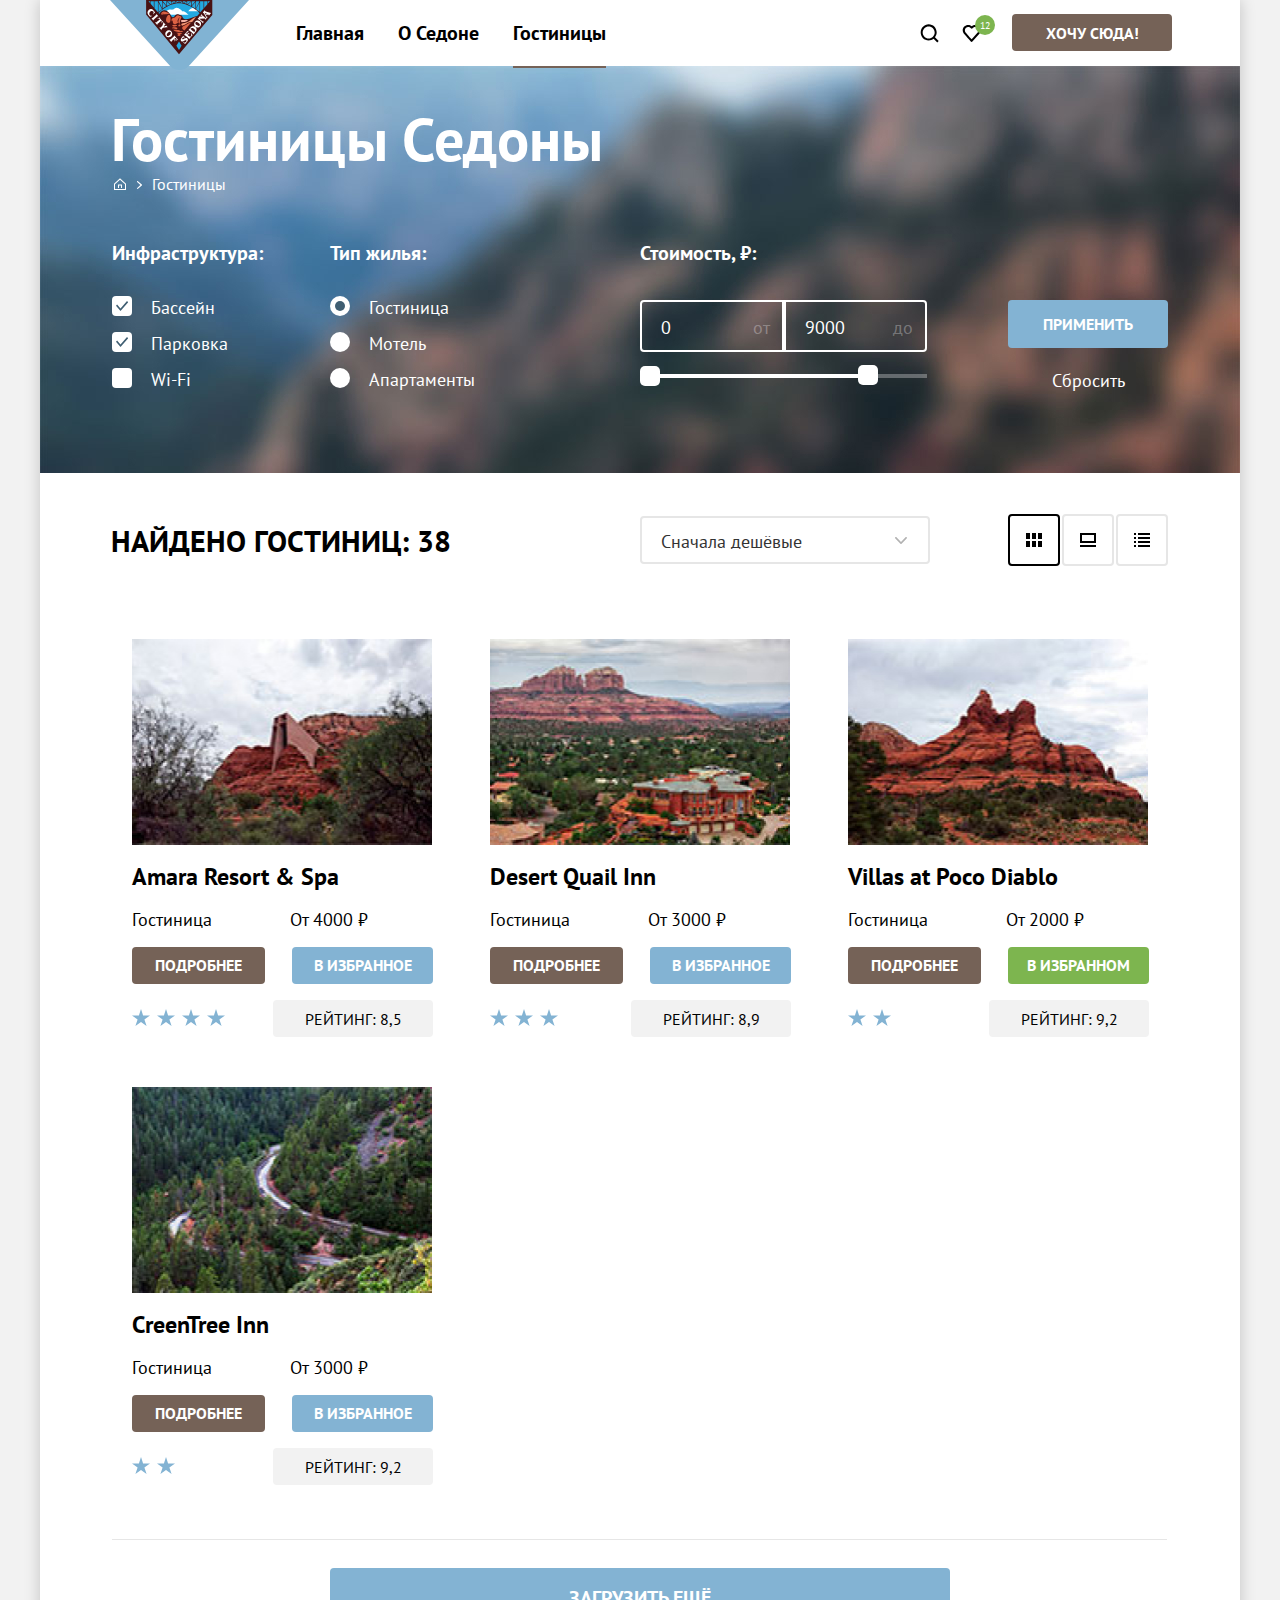
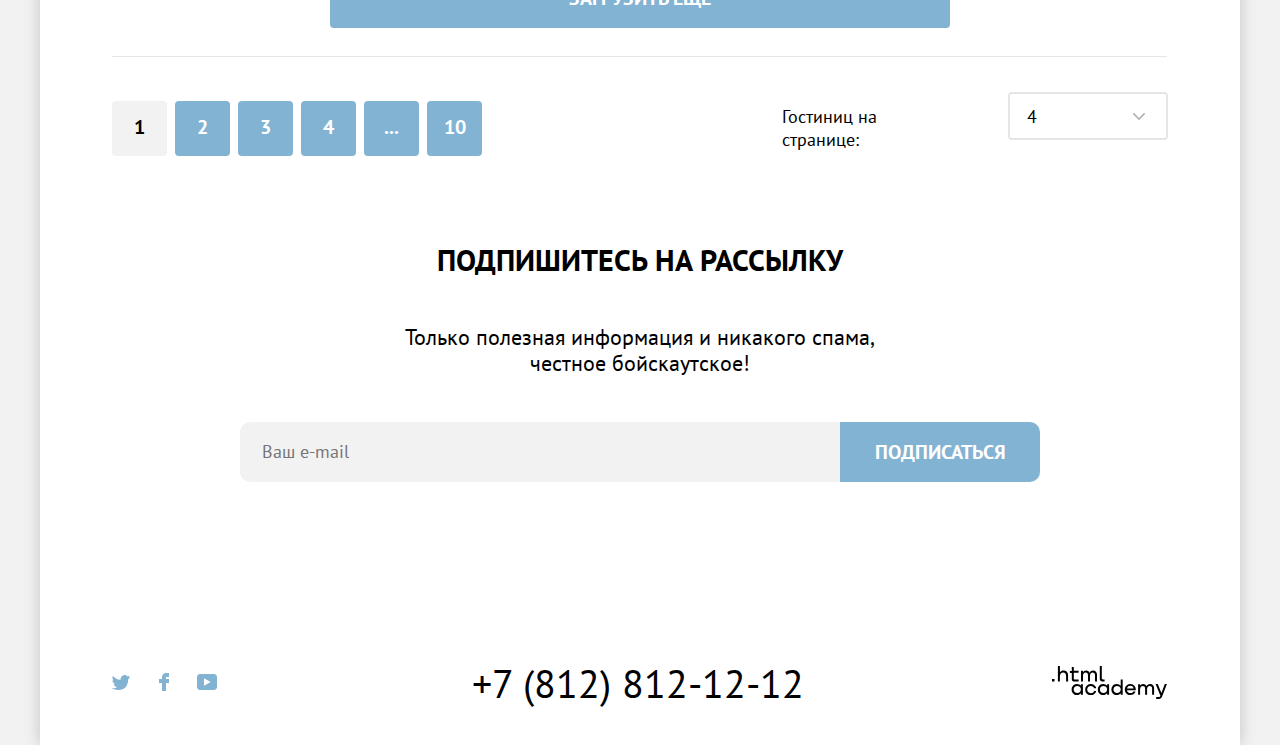
<file: catalog.html>
<!DOCTYPE html>
<html lang="ru">

<head>
  <meta charset="utf-8">
  <title>HTML Academy: Седона.Каталог</title>
  <link rel="stylesheet" href="./styles/styles.css">
  <link rel="icon" type="image/png" sizes="32x32" href="./images/favicon.png">
</head>

<body>
  <!--Шапка -->
  <header class="page-header">
    <nav class="navigation">
      <a class="navigation-logo" href="index.html">
        <img class="logo-main" src="images/logo.svg" width="139" height="70"
          alt="Логотип Седоны, с переходом на главную страницу.">
      </a>

      <ul class="navigation-menu">
        <!--Список навигации для меню -->
        <li class="navigation-item">
          <a class="navigation-link " href="#">Главная</a>
        </li>
        <li class="navigation-item">
          <a class="navigation-link" href="#">О Седоне</a>
        </li>
        <li class="navigation-item">
          <a class="navigation-link navigation-link-hotels" href="catalog.html">Гостиницы</a>
        </li>
      </ul>

      <ul class="navigation-user">
        <!--Список для пользовательского меню -->
        <li class="navigation-item-user">
          <a class="navigation-link-user" href="#">
            <span class="visually-hidden">Поиск.</span>
            <svg class="navigation-icon" aria-hidden="true" width="19" height="19" viewBox="0 0 19 19" fill="none"
              xmlns="http://www.w3.org/2000/svg">
              <path
                d="m18.682 16.911-3.7-3.7c1-1.3 1.7-3 1.7-4.9 0-4.4-3.6-8-8-8s-8 3.7-8 8.1c0 4.4 3.6 8 8 8 1.8 0 3.5-.6 4.9-1.7l3.7 3.7 1.4-1.5Zm-10-2.5c-3.3 0-6-2.7-6-6s2.7-6 6-6 6 2.7 6 6-2.7 6-6 6Z" />
            </svg>
          </a>
        </li>
        <li class="navigation-item-user">
          <a class="navigation-link-user navigation-link-favorite" href="#">
            <span class="visually-hidden">Избранное.</span>
            <svg class="navigation-icon" aria-hidden="true" width="19" height="19" viewBox="0 0 19 18" fill="none"
              xmlns="http://www.w3.org/2000/svg">
              <path
                d="M9.582 17.411c-.3 0-.6-.1-.8-.4-5.4-6.1-6.7-7.5-7-7.9-.7-.9-1.1-2.1-1.1-3.3 0-3 2.4-5.4 5.5-5.4 1.3 0 2.5.5 3.5 1.3 1-.8 2.3-1.3 3.5-1.3 3 0 5.5 2.4 5.5 5.4 0 1.3-.5 2.5-1.3 3.4l-7 7.9c-.2.2-.4.3-.8.3Zm-6-9.5c.3.4 3.5 4 6.1 6.9l6.2-7c.5-.5.7-1.2.7-2 0-1.8-1.5-3.3-3.3-3.3-1 0-2 .5-2.7 1.3-.3.3-.6.4-.9.4-.3 0-.6-.2-.8-.4-.7-.8-1.7-1.3-2.7-1.3-1.8 0-3.3 1.5-3.3 3.3-.1.9.3 1.6.7 2.1-.1 0-.1 0 0 0Z" />
            </svg>
          </a>
        </li>
      </ul>
      <a class="button-navigation" href="#">Хочу сюда!</a>
    </nav>
  </header>


  <!--Основной блог -->
  <main class="main-inner main-container">
    <div class="page-container">

      <section class="background-catalog">
        <!-- сделано для фона шапки каталога и фильтров-->

        <header class="inner-header">
          <h1 class="inner-header-title">Гостиницы Седоны</h1>
          <h2 class="visually-hidden">Хлебные крошки.</h2>
          <ul class="breadcrumbs">
            <li class="breadcrumbs-item">
              <a class="breadcrumbs-link " href="index.html">
                <span class="visually-hidden">Главная.</span>
                <svg aria-label="true" width="12" height="12" viewBox="0 0 12 12" fill="none"
                  xmlns="http://www.w3.org/2000/svg">
                  <path d="M6 .3 0 5.8V12h12V5.8L6 .3ZM11 11H1V6.2l5-4.5 5 4.5V11Z" fill="#fff" />
                  <path d="M4 10h1V7.5h2V10h1V6.5H4V10Z" fill="#fff" />
                </svg>
              </a>
            </li>
            <li class=" breadcrumbs-next">
            </li>
            <li class="breadcrumbs-item">
              <a class="breadcrumbs-link" href="#">Гостиницы </a>
            </li>
          </ul>
        </header>

        <section class="filter">
          <h3 class="visually-hidden">Фильтрация.</h3>
          <form class="catalog-filter" action="https://echo.htmlacademy.ru." method="get">
            <fieldset class="catalog-filter-group">
              <legend class="catalog-filter-title">Инфраструктура:</legend>
              <ul class="catalog-filter-list">
                <li class="catalog-filter-items">
                  <label class="infrastructure">
                    <input class="visually-hidden infrastructure-input" type="checkbox" name="infrastructure[]"
                      value="pool" checked>
                    <span class="infrastructure-mark"></span>
                    Бассейн
                  </label>
                </li>
                <li class="catalog-filter-items">
                  <label class="infrastructure">
                    <input class="visually-hidden infrastructure-input" type="checkbox" name="infrastructure[]"
                      value="parking" checked>
                    <span class="infrastructure-mark"></span>
                    Парковка
                  </label>
                </li>
                <li class="catalog-filter-items">
                  <label class="infrastructure">
                    <input class="visually-hidden infrastructure-input" type="checkbox" name="infrastructure[]"
                      value="wifi">
                    <span class="infrastructure-mark"></span>
                    Wi-Fi
                  </label>
                </li>
              </ul>
            </fieldset>

            <fieldset class="catalog-filter-group">
              <legend class="catalog-filter-title">Тип жилья:</legend>
              <ul class="catalog-filter-list">
                <li class="catalog-filter-items">
                  <label class="type-home">
                    <input class="visually-hidden type-home-input" type="radio" name="type-home" value="hotel" checked>
                    <span class="type-home-mark"></span>
                    Гостиница
                  </label>
                </li>
                <li class="catalog-filter-items">
                  <label class="type-home">
                    <input class="visually-hidden type-home-input" type="radio" name="type-home" value="motel">
                    <span class="type-home-mark"></span>
                    Мотель
                  </label>
                </li>
                <li class="catalog-filter-items">
                  <label class="type-home">
                    <input class="visually-hidden type-home-input" type="radio" name="type-home" value="apartaments">
                    <span class="type-home-mark"></span>
                    Апартаменты
                  </label>
                </li>
              </ul>
            </fieldset>

            <!--range-->
            <fieldset class="catalog-filter-group catalog-filter-group-price">
              <legend class="catalog-filter-title">Стоимость, ₽:</legend>
              <div class="range">

                <div class="range-wrapper-inputs">
                  <label class="catalog-filter-label-min">
                    <input class="range-input range-input-min" type="text" value="0" name="min-price">
                  </label>
                  <label class="catalog-filter-label-max">
                    <input class="range-input range-input-max" type="number" value="9000" name="max-price">
                  </label>
                </div>

                <div class="range-scale">
                  <!--трек-->
                  <div class="range-bar" style="right:60px; width:227px;">
                    <!--выбранный трек-->
                    <button type="button" class="button-toggle toggle-min">
                      <!--кнопка минимум-->
                      <span class="visually-hidden">Изменить минимальную цену.</span>
                    </button>
                    <button type="button" class="button-toggle toggle-max">
                      <!--кнопка максимум-->
                      <span class="visually-hidden">Изменить максимальную цену.</span>
                    </button>
                  </div>
                </div>
              </div>
            </fieldset>
            <div class="button-catalog-filter">
              <button class="button-catalog button-use" type="submit">Применить</button>
              <button class="delete" type="reset">Сбросить</button>
            </div>
          </form>
        </section>
      </section>
    </div>

    <!--Сортировка-->

    <div class="sorting-container">

      <span class="hotels-found"> Найдено гостиниц: 38 </span>

      <select class="select-control" aria-label="Сортировка">
        <option value="cheap">Сначала дешёвые</option>
      </select>

      <section class="view-mode">
        <h3 class="visually-hidden">Режим просмотра.</h3>

        <a class="button-mode button-mode-active" href="#">
          <span class="visually-hidden" hidden>Показать плиткой.</span>
          <svg class="button-mode-svg" aria-hidden="true" width="16" height="14" viewBox="0 0 16 14" fill="none"
            xmlns="http://www.w3.org/2000/svg">
            <path d="M4 0H0v6h4V0ZM16 0h-4v6h4V0ZM10 0H6v6h4V0ZM4 8H0v6h4V8ZM16 8h-4v6h4V8ZM10 8H6v6h4V8Z"
              fill="#000" />
          </svg>
        </a>

        <a class="button-mode" href="#">
          <span class="visually-hidden" hidden>Показать слайды.</span>
          <svg class="button-mode-svg" aria-hidden="true" width="16" height="14" viewBox="0 0 16 14" fill="none"
            xmlns="http://www.w3.org/2000/svg">
            <path d="M16 12H0v2h16v-2ZM14 2v6H2V2h12Zm2-2H0v10h16V0Z" fill="#000" />
          </svg>
        </a>

        <a class="button-mode" href="#">
          <span class="visually-hidden" hidden>Показать списком.</span>
          <svg class="button-mode-svg" aria-hidden="true" width="16" height="14" viewBox="0 0 16 14" fill="none"
            xmlns="http://www.w3.org/2000/svg">
            <path
              d="M2 0H0v2h2V0ZM16 0H4v2h12V0ZM2 4H0v2h2V4ZM16 4H4v2h12V4ZM2 8H0v2h2V8ZM16 8H4v2h12V8ZM2 12H0v2h2v-2ZM16 12H4v2h12v-2Z"
              fill="#000" />
          </svg>
        </a>
      </section>

    </div>

    <!-- Каталог -->

    <section class="catalog">
      <h2 class="visually-hidden" hidden>Список товаров с описанием.</h2>

      <ul class="product-card">

        <li class="product-card-item">
          <a class="product-card-hotel" href="#">
            <img class="product-card-image" src="images/amara-resort.jpg" width="300" height="206"
              alt="Фото гостиницы.">
          </a>
          <a class="product-card-link" href="#">
            <h3 class="product-card-title">Amara Resort & Spa</h3>
          </a>
          <span class="product-card-type-home">Гостиница</span>
          <span class="product-card-price">От 4000 ₽</span>

          <a class="button-catalog button-detail" href="#">подробнее</a>
          <a class="button-catalog  button-favorite" href="#">В избранное</a>

          <ul class="rang">
            <li class="rang-item">
              <img class="rang-star" src="images/star.svg" width="18" height="17" alt="звезда 1.">
            </li>
            <li class="rang-item">
              <img class="rang-star" src="images/star.svg" width="18" height="17" alt="звезда 2.">
            </li>
            <li class="rang-item">
              <img class="rang-star" src="images/star.svg" width="18" height="17" alt="звезда 3.">
            </li>
            <li class="rang-item">
              <img class="rang-star" src="images/star.svg" width="18" height="17" alt="звезда 4.">
            </li>
          </ul>

          <strong class="button-catalog button-rang">Рейтинг: 8,5</strong>
        </li>



        <li class="product-card-item">
          <a class="product-card-hotel" href="#">
            <img class="product-card-image" src="images/desert-quail-inn.jpg" width="300" height="206"
              alt="Фото гостиницы.">
          </a>
          <a class="product-card-link" href="#">
            <h3 class="product-card-title">Desert Quail Inn</h3>
          </a>
          <span class="product-card-type-home">Гостиница</span>
          <span class="product-card-price">От 3000 ₽</span>
          <a class="button-catalog button-detail" href="#">подробнее</a>
          <a class="button-catalog  button-favorite" href="#">В избранное</a>

          <ul class="rang">
            <li class="rang-item">
              <img class="rang-star" src="images/star.svg" width="18" height="17" alt="звезда 1.">
            </li>
            <li class="rang-item">
              <img class="rang-star" src="images/star.svg" width="18" height="17" alt="звезда 2.">
            </li>
            <li class="rang-item">
              <img class="rang-star" src="images/star.svg" width="18" height="17" alt="звезда 3.">
            </li>
          </ul>
          <strong class="button-catalog button-rang">Рейтинг: 8,9</strong>
        </li>

        <li class="product-card-item">
          <a class="product-card-hotel" href="#">
            <img class="product-card-image" src="images/villas-at-poco-diablo.jpg" width="300" height="206"
              alt="Фото гостиницы.">
          </a>
          <a class="product-card-link" href="#">
            <h3 class="product-card-title">Villas at Poco Diablo</h3>
          </a>
          <span class="product-card-type-home">Гостиница</span>
          <span class="product-card-price">От 2000 ₽</span>
          <a class="button-catalog button-detail" href="#">подробнее</a>
          <a class="button-catalog  button-favorite button-favorite-use" href="#">В избранном</a>
          <ul class="rang">
            <li class="rang-item">
              <img class="rang-star" src="images/star.svg" width="18" height="17" alt="звезда 1.">
            </li>
            <li class="rang-item">
              <img class="rang-star" src="images/star.svg" width="18" height="17" alt="звезда 2.">
            </li>
          </ul>
          <strong class="button-catalog button-rang">Рейтинг: 9,2</strong>
        </li>

        <li class="product-card-item">
          <a class="product-card-hotel" href="#">
            <img class="product-card-image" src="images/creentree-inn.jpg" width="300" height="206"
              alt="Фото гостиницы.">
          </a>
          <a class="product-card-link" href="#">
            <h3 class="product-card-title">CreenTree Inn</h3>
          </a>
          <span class="product-card-type-home">Гостиница</span>
          <span class="product-card-price">От 3000 ₽</span>
          <a class="button-catalog button-detail" href="#">подробнее</a>
          <a class="button-catalog  button-favorite" href="#">В избранное</a>

          <ul class="rang">
            <li class="rang-item">
              <img class="rang-star" src="images/star.svg" width="18" height="17" alt="звезда 1.">
            </li>
            <li class="rang-item">
              <img class="rang-star" src="images/star.svg" width="18" height="17" alt="звезда 2.">
            </li>
          </ul>
          <strong class="button-catalog button-rang">Рейтинг: 9,2</strong>
        </li>

      </ul>
      <section class="download-block">
        <h3 class="visually-hidden">Загрузить еще.</h3>

        <button class="button-load" type="button">Загрузить ещё</button>

      </section>

      <!-- Пагинация -->

      <div class="pagination-page">
        <ul class="pagination">
          <li class="pagination-item pagination-item-active">
            <a class="button-pagination-link ">1</a>
          </li>
          <li class="pagination-item">
            <a class="button-pagination-link" href="#">2</a>
          </li>
          <li class="pagination-item">
            <a class="button-pagination-link" href="#">3</a>
          </li>
          <li class="pagination-item">
            <a class="button-pagination-link" href="#">4</a>
          </li>
          <li class="pagination-item">
            <a class="button-pagination-link pagination-next" href="#">...
            </a>
          </li>
          <li class="pagination-item">
            <a class="button-pagination-link" href="#">10</a>
          </li>
        </ul>
        <p class="hotel-on-page"> Гостиниц на странице: </p>
        <select class="hotel-on-page-list" aria-label="Сортировка">
          <option value="1">1</option>
          <option value="2">2</option>
          <option value="3">3</option>
          <option value="4" selected>4</option>
          <option value="5">5</option>
          <option value="6">6</option>
          <option value="7">7</option>
          <option value="8">8</option>
          <option value="9">9</option>
          <option value="10">10</option>
        </select>
      </div>

    </section>
    

    <!-- Подписка -->
    <section class="info-email-catalog">
      <h2 class="info-email-title">Подпишитесь на рассылку</h2>
      <p class="info-email-description-catalog">Только полезная информация и никакого спама,<br>честное бойскаутское!
      </p>
      <form class="new-form" action="http://echo.htmlacademy.ru/" method="post">
        <label for="email">
          <span class="visually-hidden">Введите e-mail.</span>
        </label>
        <input class="field field-catalog" type="email" id="email" placeholder="Ваш e-mail" name="new-email" required>
        <button class="button-email" type="submit"> Подписаться</button>
      </form>
    </section>

  </main>
  <!-- Подвал -->
  <footer class="page-footer">
    <div class="page-footer-container">

      <!-- Социальные сети-->
      <section class="footer-social">
        <h3 class="visually-hidden">Социальные сети.</h3>
        <ul class="footer-social-list">
          <li class="footer-social-item">
            <a class="social-button" href="https://twitter.com/htmlacademy_ru">
              <span class="visually-hidden">Твиттер.</span>
              <svg class="social-icon social-icon-tw" aria-hidden="true" width="18" height="15" viewBox="0 0 18 15"
                fill="none" xmlns="http://www.w3.org/2000/svg">
                <path
                  d="M11.6.2c1.8-.5 3.2.3 3.8 1.2.7-.2 1.4-.5 2.1-.7 0 .9-.6 1.5-.9 1.8.7.1 1.4-.6 1.4-.6-.2 1-1.1 1.8-1.7 2C16.1 10.7 13 15.1 5.7 15h-.5c-.4 0-4.4-.5-5.2-1.9 2.4.2 4.1-.4 5-1.2-1-.3-2.9-.4-3.2-2.9.4.1.6.2 1.3.1C1.8 8.3.4 7.5.5 5.3c.3.3 1.1.5 1.4.5C1.1 5.6-.2 2.5.9.9c1.9 1.9 4 3.6 7.6 3.8C8.7 2.3 9.7.8 11.6.2Z" />
              </svg>
            </a>
          </li>
          <li class="footer-social-item">
            <a class="social-button" href="https://www.facebook.com/htmlacademy">
              <span class="visually-hidden">Фейсбук.</span>
              <svg class="social-icon social-icon-fb" aria-hidden="true" width="10" height="18" viewBox="0 0 10 18"
                fill="none" xmlns="http://www.w3.org/2000/svg">
                <path d="M7 0C4.8 0 3 1.8 3 4v2H0v4h3v8h4v-8h3V6H7V4h3V0H7Z" />
              </svg>
            </a>
          </li>
          <li class="footer-social-item">
            <a class="social-button" href="https://www.youtube.com/c/HTMLAcademyRUS">
              <span class="visually-hidden">YouTube.</span>
              <svg class="social-icon social-icon-yt" aria-hidden="true" width="20" height="16" viewBox="0 0 20 16"
                fill="none" xmlns="http://www.w3.org/2000/svg">
                <path
                  d="M17 0H2.9C1.2 0 0 1.5 0 3.2v9.5C0 14.5 1.2 16 2.9 16h14.3c1.5 0 2.9-1.5 2.9-3.2V3.2C19.9 1.5 18.7 0 17 0ZM7 11.8V4.2L13.7 8 7 11.8Z" />
              </svg>
            </a>
          </li>
        </ul>
      </section>
      <!-- Телефон -->

      <a class="footer-phone-title" href="tel:+78128121212">+7 (812) 812-12-12</a>

      <!--лого академии-->

      <a class="htmlacademy" href="https://up.htmlacademy.ru">
        <svg class="htmlacademy-svg" aria-hidden="true" width="115" height="33" viewBox="0 0 115 33" fill="none"
          xmlns="http://www.w3.org/2000/svg">
          <path
            d="M0 12.9v2.6h2.5v-2.6H0ZM11.6 4.5c-1.6 0-2.8.7-3.6 1.7h-.1V0h-2v15.5h2v-5.3c0-2.1 1.3-3.6 3.3-3.6 1.8 0 2.9 1.4 2.9 3.2v5.7h2V9.4c.1-3-1.8-4.9-4.5-4.9ZM26.6 4.8h-4.8V1.1h-2v3.8h-1.9v2h1.9v6c0 1.7 1 2.7 2.7 2.7h4.1v-2h-3.7c-.7 0-1.1-.4-1.1-1.1V6.8h4.8v-2ZM41.1 4.6c-1.6 0-2.9.8-3.5 2.1h-.1c-.6-1.2-1.8-2.1-3.4-2.1-1.4 0-2.5.8-3.1 1.8h-.1V4.8H29v10.6h2V10c0-2 1-3.5 2.6-3.5 1.5 0 2.4 1 2.4 2.6v6.3h2V9.8c0-2.4 1.4-3.3 2.6-3.3 1.5 0 2.4 1 2.4 2.6v6.3h2V8.9c.1-2.5-1.4-4.3-3.9-4.3ZM47.8 12.7c0 1.7 1 2.7 2.8 2.7h2v-2h-1.7c-.7 0-1.1-.4-1.1-1.1V0h-2v12.7ZM28.9 19.7c-.9-1.1-2.2-1.8-3.9-1.8-3.1 0-5.4 2.3-5.4 5.6s2.3 5.6 5.4 5.6c1.8 0 3-.8 3.8-1.9h.1v1.6h2V18.2h-2v1.5Zm-3.6 7.4c-2.2 0-3.6-1.6-3.6-3.6s1.4-3.6 3.6-3.6 3.6 1.6 3.6 3.6c0 1.9-1.4 3.6-3.6 3.6ZM44.2 22c-.5-2.4-2.6-4.1-5.4-4.1-3.4 0-5.6 2.5-5.6 5.6 0 3.1 2.2 5.6 5.6 5.6 2.8 0 4.9-1.8 5.4-4.2h-2.1c-.4 1.3-1.7 2.3-3.3 2.3-2.2 0-3.6-1.6-3.6-3.6s1.4-3.6 3.6-3.6c1.6 0 2.8 1 3.3 2.2h2.1V22ZM55.1 19.7c-.9-1.1-2.2-1.8-3.9-1.8-3.1 0-5.4 2.3-5.4 5.6s2.3 5.6 5.4 5.6c1.8 0 3-.8 3.8-1.9h.1v1.6h2V18.2h-2v1.5Zm-3.6 7.4c-2.2 0-3.6-1.6-3.6-3.6s1.4-3.6 3.6-3.6 3.6 1.6 3.6 3.6c0 1.9-1.5 3.6-3.6 3.6ZM68.7 19.8c-.9-1.1-2.2-1.9-3.9-1.9-3.1 0-5.4 2.3-5.4 5.6s2.2 5.6 5.4 5.6c1.7 0 3-.8 3.8-1.8h.1v1.5h2V13.4h-2v6.4Zm-3.6 7.3c-2.2 0-3.6-1.6-3.6-3.6s1.4-3.6 3.6-3.6 3.6 1.6 3.6 3.6c-.1 2-1.5 3.6-3.6 3.6ZM78.3 17.9c-3.3 0-5.5 2.5-5.5 5.6 0 3 2.1 5.6 5.5 5.6 2.5 0 4.5-1.3 5.2-3.6h-2.1c-.5 1-1.6 1.6-3 1.6-1.9 0-3.3-1.3-3.4-2.9h8.8c.2-3.6-2-6.3-5.5-6.3Zm0 1.9c1.7 0 3 1 3.3 2.6h-6.5c.3-1.5 1.5-2.6 3.2-2.6ZM98.2 17.9c-1.6 0-2.9.8-3.6 2h-.1c-.6-1.2-1.8-2-3.4-2-1.4 0-2.5.7-3.1 1.8v-1.5h-1.9v10.6h2v-5.4c0-2 1-3.4 2.6-3.5 1.5 0 2.4 1 2.4 2.6v6.3h2v-5.6c0-2.4 1.4-3.3 2.6-3.3 1.5 0 2.4 1 2.4 2.6v6.3h2v-6.5c.1-2.6-1.4-4.4-3.9-4.4ZM109.4 27l-3.6-8.9h-2.2l4.8 11.6c-.3.9-.7 1.2-1.7 1.2h-2.5v2h2.5c1.8 0 2.8-.8 3.5-2.6l4.7-12.2h-2.1l-3.4 8.9Z" />
        </svg>
      </a>
    </div>
  </footer>
</body>

</html>
</file>
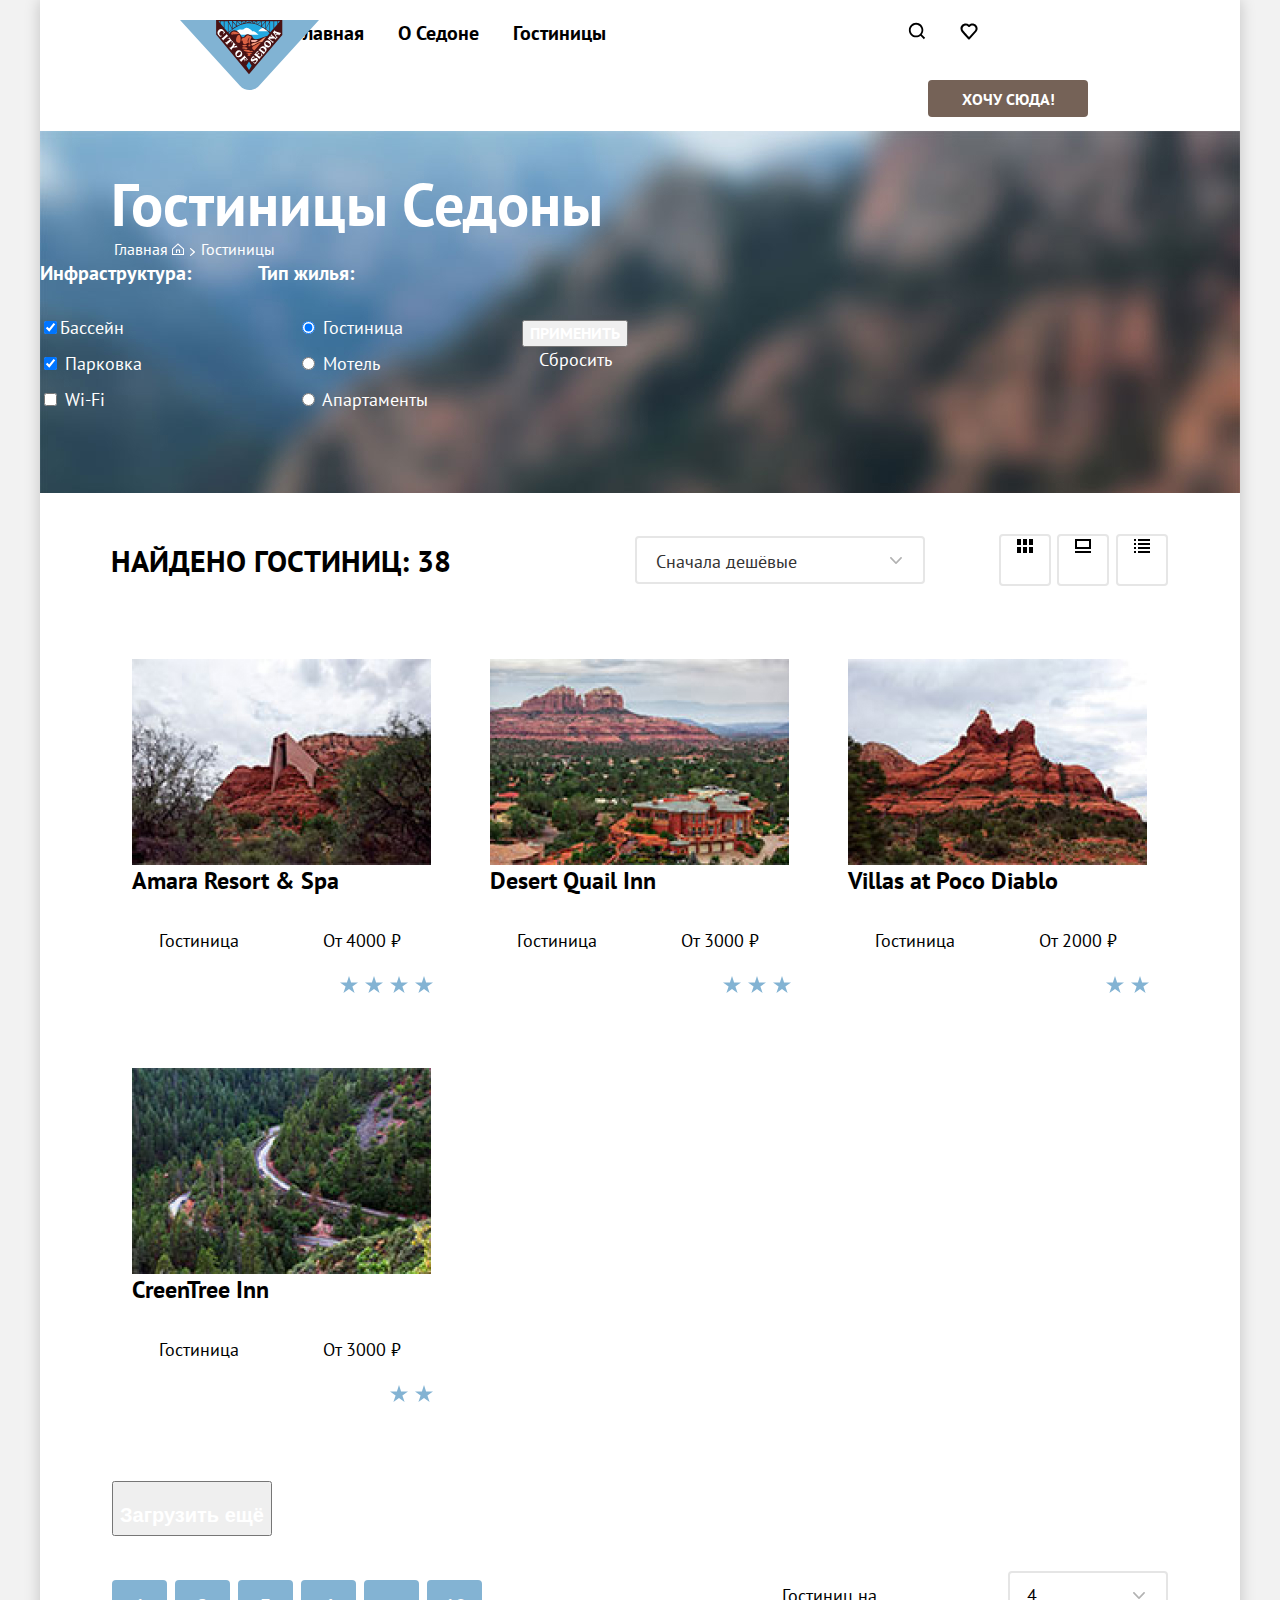
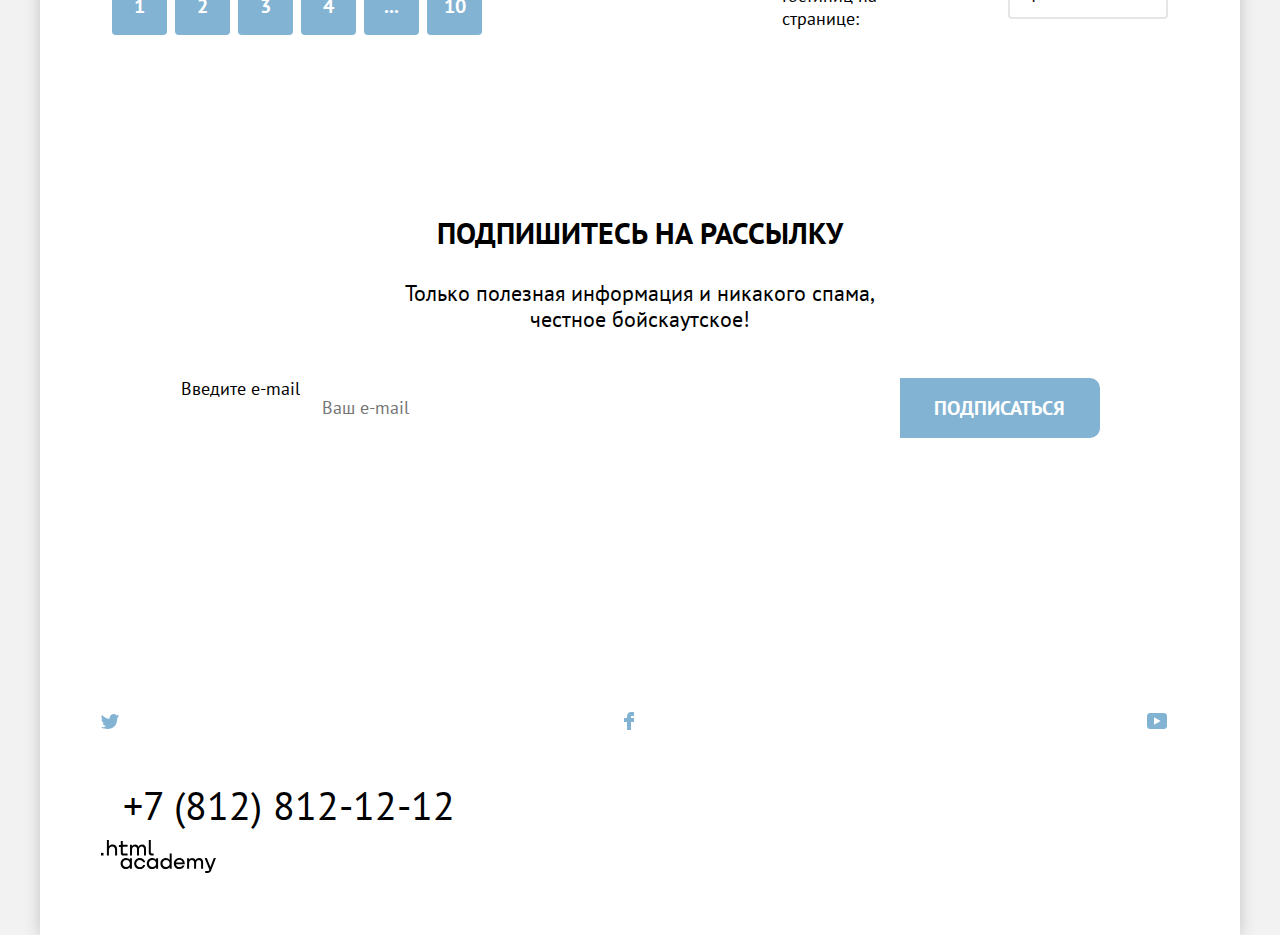
<file: 6/catalog.html>
<!DOCTYPE html>
<html lang="ru">

<head>
  <meta charset="utf-8">
  <title>HTML Academy: Седона.Каталог</title>
  <link rel="stylesheet" href="/styles/styles.css">
  <base href="https://htmlacademy-htmlcss.github.io/1975777-sedona-33/6/">
</head>

<body>

  <!--Шапка -->
  <header class="page-header">
    <nav class="navigation">

      <a class="navigation-link navigation-logo" href="index.html">
        <img class="logo-main" src="images/logo.svg" width="139" height="70"
          alt="Логотип Седоны, с переходом на главную страницу">
      </a>


      <ul class="navigation-list navigation-menu">
        <!--Список навигации для меню -->
        <li class="navigation-item">
          <a class="navigation-link" href="#">Главная</a>
        </li>
        <li class="navigation-item">
          <a class="navigation-link" href="#">О Седоне</a>
        </li>
        <li class="navigation-item">
          <a class="navigation-link" href="#">Гостиницы</a>
        </li>
      </ul>

      <ul class="navigation-list navigation-user">
        <!--Список для пользовательского меню -->
        <li class="navigation-item">
          <a class="navigation-link" href="#">
            <img class="navigation-image" src="images/search.svg" width="18" height="18" alt="поиск">
          </a>
        </li>
        <li class="navigation-item">
          <a class="navigation-link" href="#">
            <img class="navigation-image" src="images/favorite.svg" width="18" height="17" alt="избранное">
          </a>
        </li>
        <li class="navigation-item">
          <a class="navigation-link button-navigation" href="#">Хочу сюда!
          </a>
        </li>
      </ul>

    </nav>
  </header>

  <!--Основной блог -->
  <main class="main-inner main-conteiner">
    <div class="page-conteiner">

      <section class="background-catalog">
        <!-- сделано для фона шапки каталога и фильтров-->

        <header class="inner-header">
          <h1 class="inner-header-title"> Гостиницы Седоны </h1>
          <ul class="breadcrumbs">
            <li class="breadcrumbs-item">
              <a class="breadcrumbs-link" href="index.html">
                <span class="vissually-hidden"> Главная </span>
                <img class="breadcrumbs-image" src="images/home-page.svg" width="12" height="12"
                  alt="Переход на главную страницу">
              </a>
            </li>
            <li>
              <img class="breadcrumbs-image" src="images/bread-crumbs.svg" width="5" height="8" alt="указатель">
            </li>
            <li class="breadcrumbs-item">
              <a class="breadcrumbs-link">Гостиницы </a>
            </li>
          </ul>
        </header>

        <div class="catalog-filter">
          <!-- флекс блок для фильтра -->
          <fieldset class="catalog-filter-group">
            <legend class="catalog-filter-title">Инфраструктура:</legend>
            <ul class="catalog-filter-list">
              <li class="catalog-filter-items">
                <label class="infastructure">
                  <input class="infastructure-input" type="checkbox" name="pool" checked>Бассейн
                </label>
              </li>
              <li class="catalog-filter-items">
                <label class="infastructure">
                  <input class="infrastructure-input" type="checkbox" name="parking" checked> Парковка
                </label>
              </li>
              <li class="catalog-filter-items">
                <label class="infastructure">
                  <input class="infrastructure-input" type="checkbox" name="wifi"> Wi-Fi
                </label>
              </li>
            </ul>
          </fieldset>

          <fieldset class="catalog-filter-group">
            <legend class="catalog-filter-title">Тип жилья:</legend>
            <ul class="catalog-filter-list">
              <li class="catalog-filter-items">
                <label class="type-home">
                  <input class="type-home-input" type="radio" name="hotel" checked> Гостиница
                </label>
              </li>
              <li class="catalog-filter-items">
                <label class="type-home">
                  <input class="type-home-input" type="radio" name="motel"> Мотель
                </label>
              </li>
              <li class="catalog-filter-items">
                <label class="type-home">
                  <input class="type-home-input" type="radio" name="apartaments"> Апартаменты
                </label>
              </li>
            </ul>
          </fieldset>


          <div class="button-catalog-filter">
            <form class="catalog-form" action="https://echo.htmlacademy.ru/" method="get">
              <button class="button-catalog button-blue" type="submit">Применить</button>
            </form>
            <form class="catalog-form" action="https://echo.htmlacademy.ru/" method="get">
              <button class="delete" href="#">Сбросить</button>
            </form>
          </div>
        </div>
      </section>

      <!--Сортировка-->

      <div class="sorting-container">
        <!-- флекс блок для coртировки -->

        <span class="hotels-found"> Найдено гостиниц: 38 </span>

          <select class="select-control" aria-label="Сортировка">
            <option value="cheap">Сначала дешёвые</option>
          </select>

        <a class="button-mode" href="#">
          <span class="visually-hidden" hidden>Показать плиткой</span>
          <img class="mode-image" src="images/mode-tile.svg" width="16" height="14" alt="Плитка режима просмотра">
        </a>

        <a class="button-mode" href="#">
          <span class="visually-hidden" hidden>Показать слайды</span>
          <img class="mode-image" src="images/mode-slideshow.svg" width="16" height="14"
            alt="Режим просмотра слайд-шоу">
        </a>

        <a class="button-mode" href="#">
          <span class="visually-hidden" hidden>Показать списком</span>
          <img class="mode-image" src="images/mode-list.svg" width="16" height="14" alt="Режим просмотра списоком">
        </a>

      </div>

      <!-- Каталог -->
      <section class="catalog">
        <h2 class="visually-hidden" hidden>Список товаров с описанием</h2>

        <ul class="product-card">

          <li class="product-card-item">
            <img class="product-card-image" src="images/amara-resort.jpg" width="299" height="206" alt="Фото гостиницы">
            <a class="product-card-link" href="#">
              <h3 class="product-card-title">Amara Resort & Spa</h3>
            </a>
            <p class="product-card-type-home">Гостиница</p>
            <p class="product-card-price">От 4000 ₽</p>
            <a class="button-catalog button-brown" href="#">подробнее</a>
            <a class="button-catalog button-blue" href="#">В избранное</a>

            <ul class="rang">
              <li class="rang-item">
                <img class="rang-star" src="images/star.svg" width="18" height="17" alt="звезда 1">
              </li>
              <li class="rang-item">
                <img class="rang-star" src="images/star.svg" width="18" height="17" alt="звезда 2">
              </li>
              <li class="rang-item">
                <img class="rang-star" src="images/star.svg" width="18" height="17" alt="звезда 3">
              </li>
              <li class="rang-item">
                <img class="rang-star" src="images/star.svg" width="18" height="17" alt="звезда 4">
              </li>
            </ul>

            <a class="button-catalog button-grey" href="#">Рейтинг: 8,5</a>
          </li>

          <li class="product-card-item">
            <img class="product-card-image" src="images/desert-quail-inn.jpg" width="299" height="206"
              alt="Фото гостиницы">
            <a class="product-card-link" href="#">
              <h3 class="product-card-title">Desert Quail Inn</h3>
            </a>
            <p class="product-card-type-home">Гостиница</p>
            <p class="product-card-price">От 3000 ₽</p>
            <a class="button-catalog button-brown" href="#">подробнее</a>
            <a class="button-catalog button-blue" href="#">В избранное</a>

            <ul class="rang">
              <li class="rang-item">
                <img class="rang-star" src="images/star.svg" width="18" height="17" alt="звезда 1">
              </li>
              <li class="rang-item">
                <img class="rang-star" src="images/star.svg" width="18" height="17" alt="звезда 2">
              </li>
              <li class="rang-item">
                <img class="rang-star" src="images/star.svg" width="18" height="17" alt="звезда 3">
              </li>
            </ul>
            <a class="button-catalog button-grey" href="#">Рейтинг: 8,9</a>
          </li>

          <li class="product-card-item">
            <img class="product-card-image" src="images/villas-at-poco-diablo.jpg" width="299" height="206"
              alt="Фото гостиницы">
            <a class="product-card-link" href="#">
              <h3 class="product-card-title">Villas at Poco Diablo</h3>
            </a>
            <p class="product-card-type-home">Гостиница</p>
            <p class="product-card-price">От 2000 ₽</p>
            <a class="button-catalog button-brown" href="#">подробнее</a>
            <a class="button-catalog button-blue" href="#">В избранное</a>
            <ul class="rang">
              <li class="rang-item">
                <img class="rang-star" src="images/star.svg" width="18" height="17" alt="звезда 1">
              </li>
              <li class="rang-item">
                <img class="rang-star" src="images/star.svg" width="18" height="17" alt="звезда 2">
              </li>
            </ul>
            <a class="button-catalog button-grey" href="#">Рейтинг: 9,2</a>
          </li>

          <li class="product-card-item">
            <img class="product-card-image" src="images/creentree-inn.jpg" width="299" height="206"
              alt="Фото гостиницы">
            <a class="product-card-link" href="#">
              <h3 class="product-card-title">CreenTree Inn</h3>
            </a>
            <p class="product-card-type-home">Гостиница</p>
            <p class="product-card-price">От 3000 ₽</p>
            <a class="button-catalog button-brown" href="#">подробнее</a>
            <a class="button-catalog button-blue" href="#">В избранное</a>

            <ul class="rang">
              <li class="rang-item">
                <img class="rang-star" src="images/star.svg" width="18" height="17" alt="звезда 1">
              </li>
              <li class="rang-item">
                <img class="rang-star" src="images/star.svg" width="18" height="17" alt="звезда 2">
              </li>
            </ul>
            <a class="button-catalog button-grey" href="#">Рейтинг: 9,2</a>
          </li>

        </ul>

        <button class="button-pagination-link" type="button">Загрузить ещё</button>

        <!-- Пагинация -->
        <div class="pagination-page">
          <ul class="pagination">
            <li class="pagination-item">
              <a class="button-pagination-link button-pagination-link-no-active">1</a>
            </li>
            <li class="pagination-item">
              <a class="button-pagination-link" href="#">2</a>
            </li>
            <li class="pagination-item">
              <a class="button-pagination-link" href="#">3</a>
            </li>
            <li class="pagination-item">
              <a class="button-pagination-link" href="#">4</a>
            </li>
            <li class="pagination-item">
              <a class="button-pagination-link pagination-next" href="#">...
              </a>
            </li>
            <li class="pagination-item">
              <a class="button-pagination-link" href="#">10</a>
            </li>
          </ul>
          <p class="hotel-on-page"> Гостиниц на странице: </p>
          <select class="hotel-on-page-list" aria-label="Сортировка">
            <option value="1">1</option>
            <option value="2">2</option>
            <option value="3">3</option>
            <option value="4" selected>4</option>
            <option value="5">5</option>
            <option value="6">6</option>
            <option value="7">7</option>
            <option value="8">8</option>
            <option value="9">9</option>
            <option value="10">10</option>
          </select>
        </div>
      </section>
    </div>

    <!-- Подписка -->
    <section class="info-email info-email-catalog">
      <h2 class="info-email-title">Подпишитесь на рассылку</h2>
      <p class="info-email-description">Только полезная информация и никакого спама,<br>честное бойскаутское!</p>
      <form class="new-form" action="http://echo.htmlacademy.ru/" method="post">
        <label for="email">
          <span class="vissualy-hidden">Введите e-mail</span>
        </label>
        <input class="field" type="email" id="email" placeholder="Ваш e-mail" name="new-email">
        <button class="button-email button-blue" type="submit"> Подписаться</button>
      </form>
    </section>
    </div>
  </main>
  <!-- Подвал -->
  <footer class="page-footer">
    <div class="page-footer-conteiner">

      <!-- Социальные сети-->
      <section class="footer-social">
        <ul class="footer-social-list">
          <li class="footer-social-item">
            <a class="social-button" href="#">
              <span class="vissually-hidden" hidden>Твиттер</span>
              <img class="social-image" src="images/twitter.svg" width="18" height="15" alt="ссылка на Твиттер">
            </a>
          </li>
          <li class="footer-social-item">
            <a class="social-button" href="#">
              <span class="vissually-hidden" hidden>Фейсбук</span>
              <img class="social-image" src="images/facebook.svg" width="10" height="18" alt="ссылка на Фейсбук">
            </a>
          </li>
          <li class="footer-social-item">
            <a class="social-button" href="#">
              <span class="vissually-hidden" hidden>YouTube</span>
              <img class="social-image" src="images/youtube.svg" width="20" height="16" alt="ссылка на YouTube">
            </a>
          </li>
      </section>
      <!-- Телефон -->
      <section class="footer-phone">
        <a class="footer-phone-title" href="tel:+78128121212">+7 (812) 812-12-12</a>
      </section>
      <!--лого академии-->
      <section class="footer-htmlacademy">
        <a class="htmlacademy" href="https://up.htmlacademy.ru">
          <img class="htmlacademy-image" src="images/logo-htmlacademy.svg" width="115" height="33"
            alt="логотип HTML-академии"> </a>
      </section>

    </div>
  </footer>
</body>

</html>
</file>
<file: styles/styles.css>
@font-face {
  font-family: "PT Sans";
  font-style: normal;
  font-weight: 400;
  src: url("../fonts/ptsans-400.woff2") format("woff2");
  font-display: swap;
}

@font-face {
  font-family: "PT Sans";
  font-style: normal;
  font-weight: 700;
  src: url("../fonts/ptsans-700.woff2") format("woff2");
  font-display: swap;
}

html {
  height: 100%;
}

body {
  display: flex;
  flex-direction: column;
  min-height: 100%;
  font-family: "PT Sans", "Aria", sans-serif;
  font-size: 18px;
  line-height: 21px;
  color: #242424;
  width: 1200px;
  margin: 0 auto;
  background-color: #F2F2F2;
  box-shadow: 0px 0px 15px rgba(0, 0, 0, 0.2);
}

.visually-hidden {
  position: absolute;
  width: 1px;
  height: 1px;
  margin: -1px;
  padding: 0;
  border: 0;
  clip: rect(0 0 0 0);
  overflow: hidden;
}

/*Шапка*/
.page-header {
  min-height: 66px;
  color: #000000;
}

/*Навигация*/
.navigation {
  display: flex;
  width: 1060px;
  margin: 0 auto;
  padding: 0 70px;
  background-color: #ffffff;
}

.navigation-menu {
  display: flex;
  flex-wrap: wrap;
  margin: 0;
  padding: 0;
  list-style-type: none;
  justify-content: flex-start;
  min-width: 345px;
  margin-left: 47px;
  margin-right: 267px;
}

.navigation-link {
  display: block;
  padding-top: 20px;
  padding-bottom: 20px;
  position: relative;
  font-size: 20px;
  line-height: 26px;
  color: #000000;
  font-weight: 700;
  text-align: center;
  text-decoration: none;
  text-transform: none;
}

.navigation-link-user {
  display: block;
  padding-top: 20px;
  padding-bottom: 20px;
  padding-right: 12px;
  padding-left: 12px;
  position: relative;
  text-align: center;
}

.navigation-item:not(:last-child) {
  margin-right: 34px;
}

.navigation-link:hover {
  color: #756257;
}

.navigation-link:hover {
  color: #756257;
}

.navigation-link:active {
  color: #756257;
  opacity: 0.3;
  outline: none;
}

.navigation-logo {
  position: relative;
  z-index: 2;
  min-width: 139px;
}

.navigation-logo img {
  position: absolute;
}

.navigation-user {
  min-width: 84px;
  margin-left: auto;
  display: flex;
  flex-wrap: wrap;
  margin: 0;
  padding: 0;
  list-style-type: none;
  justify-content: flex-start;
}

.navigation-user .navigation-link-user {
  min-width: 18px;
  min-height: 26px;
}

.navigation-icon {
  position: absolute;
  top: 0;
  bottom: 0;
  left: 0;
  right: 0;
  margin: auto;
  fill: #000000;
}

.navigation-link:hover .navigation-icon {
  fill: #756257;
}

.navigation-link:active .navigation-icon {
  fill: #756257;
  opacity: 0.3;
  outline: none;
}

.navigation-link-favorite {
  position: relative;
}

.navigation-link-favorite::after {
  position: absolute;
  content: "12";
  font-size: 10px;
  color: #ffffff;
  width: 20px;
  height: 20px;
  top: 15px;
  left: 25px;
  border-radius: 10px;
  background-color: #7db54f;
  display: flex;
  justify-content: center;
  flex-direction: column;
}

.navigation-link-current::before {
  position: absolute;
  content: "";
  height: 2px;
  width: 68px;
  bottom: 0;
  top: 66px;
  background-color: rgba(117, 98, 87, 1);
  z-index: 1;
}

.navigation-link-hotels::before {
  position: absolute;
  content: "";
  height: 2px;
  width: 93px;
  bottom: 0;
  top: 66px;
  background-color: rgba(117, 98, 87, 1);
}

.button-navigation {
  display: block;
  box-sizing: border-box;
  text-decoration: none;
  min-width: 160px;
  align-self: flex-start;
  border: 3px transparent;
  font-size: 16px;
  font-weight: 700;
  line-height: 20px;
  color: #ffffff;
  background-color: #756257;
  text-transform: uppercase;
  border-radius: 4px;
  padding-left: 15px;
  padding-right: 15px;
  padding-top: 9px;
  padding-bottom: 8px;
  text-align: center;
  margin-left: 20px;
  margin-top: 14px;
  margin-bottom: 14px;
  font-family: inherit;
}

.button-navigation:focus {
  background-color: #615048;
  outline: 3px solid #83b3d3;
}

.button-navigation:active {
  background-color: #615048;
  color: rgba(255, 255, 255, 0.3);
  outline: none;
}

.button-navigation:hover {
  background-color: #615048;
}
/*Стили для основного блока*/

.main-index {
  color: #000000;
  background-color: #ffffff;
  text-align: center;
}

.main-container {
  flex-grow: 1;
  background-color: #F2F2F2;
}

.welcome-page {
  position: relative;
  padding-top: 51px;
  background-image: url("../images/index-background.jpg");
  background-color: #768693;
  background-size: cover;
  background-repeat: no-repeat;
}

.welcome-page::after {
  position: absolute;
  content: "";
  bottom: 0;
  background-image: url(../images/divider.svg);
  background-position: center;
  background-repeat: no-repeat;
  height: 57px;
  left: 0;
  right: 0;
  background-size:cover;
}

.page-container {
  margin: 0 auto;
  background-color: #ffffff;
}

.info-container {
  display: flex;
  flex-direction: column;
  justify-content: space-between;
  margin: 0 auto;
}

.logo {
  display: block;
  margin: 0 auto;
  margin-bottom: 83px;
}

.info-page {
  margin-top: 63px;
  margin-bottom: 80px;
}

.info-title {
  font-size: 30px;
  text-transform: uppercase;
  font-weight: 700;
  line-height: 36px;
  margin: 0;
}

.info-description {
  font-size: 22px;
  line-height: 36px;
  font-weight: 400;
  color: #333333;
  margin-top: 29px;
  margin-bottom: 0;
}

/*Блог преимуществ*/

.advantages-list {
  margin: 0;
  padding: 0;
  display: flex;
  flex-wrap: wrap;
  justify-content: space-between;
  text-align: center;
  color: #ffffff;
  list-style-type: none;
}

.advantages-item {
  display: flex;
  flex-direction: column;
  align-items: center;
  min-width: 400px;
  min-height: 384px;
  background-color: #83b3d3;
  flex: 1;
}

.advantages-title {
  font-size: 24px;
  line-height: 28px;
  text-transform: uppercase;
  font-weight: 700;
  margin-top: 97px;
  margin-bottom: 0;
  padding-left: 90px;
  padding-right: 90px;
}

.advantages-description {
  margin-bottom: 0;
  margin-top: 30px;
}

.color-dark {
  color: #333333;
}

.advantages-image {
  height: 100%;
  object-fit: contain;
}

.advantages-item-image {
  flex-grow: 2;
}

/*Блог сервиса*/

.services-list {
  margin: 0;
  padding: 0;
  display: flex;
  flex-wrap: wrap;
  justify-content: space-between;
  list-style-type: none;
  color: #333333;
}

.services-item {
  display: flex;
  flex-direction: column;
  align-items: center;
  min-width: 400px;
  min-height: 384px;
  color: #000000;
  flex: 1;
}

.background-blue-light {
  background-color: rgba(131, 179, 211, 0.12);
  color: #000000;
}

.background-white {
  background-color: #ffffff;
}

.background-blue {
  background-color: rgba(131, 179, 211, 0.2);
  color: #333333;
}

.services-image {
  margin-top: 89px;
  margin-bottom: 0;
}

.services-title {
  font-size: 24px;
  line-height: 28px;
  font-weight: 700;
  text-transform: uppercase;
  margin-top: 184px;
  margin-bottom: 0;
}

.services-description {
  margin-top: 20px;
  margin-bottom: 30px;
  margin-right: 75px;
  margin-left: 75px;
  color: #333333;
}

.background-house {
  background-image: url(../images/home.svg);
  background-repeat: no-repeat;
  background-position: center top 91px;
}

.background-present {
  background-image: url(../images/present.svg);
  background-repeat: no-repeat;
  background-position: center top 85px;
}

.background-humburger {
  background-image: url(../images/hamburger.svg);
  background-repeat: no-repeat;
  background-position: center top 89px;
}

/*Заинтересовались?*/

.info-hotel {
  padding-top: 91px;
  padding-bottom: 93px;
  text-align: center;
  background-color: #ffffff;
}

.info-description-hotel {
  font-size: 22px;
  line-height: 26px;
  font-weight: 400;
  color: #333333;
  margin-top: 29px;
  margin-bottom: 0;
  text-align: center;
}

.button-hotel {
  display: block;
  padding-top: 15px;
  padding-bottom: 15px;
  margin-left: 312px;
  margin-right: 313px;
  margin-top: 56px;
  box-sizing: border-box;
  height: 60px;
  font-size: 20px;
  font-weight: 700;
  line-height: 36px;
  text-align: center;
  color: #ffffff;
  background-color: #756257;
  text-decoration: none;
  text-transform: uppercase;
  border-radius: 10px;
  border: none;
}

.button-hotel:focus {
  background: #615048;
  outline: 3px solid #83b3d3;
}

.button-hotel:active {
  color: rgba(255, 255, 255, 0.3);
  outline: none;
}

.button-hotel:hover {
  background-color: #615048;
}

/*Блог подписки*/
.info-email {
  padding-top: 94px;
  padding-bottom: 94px;
  color: #ffffff;
  background-color: #556975;
  background-image: url("../images/background-footer.jpg");
  background-size: cover;
  background-repeat: no-repeat;
  text-align: center;
}

.info-email-title {
  font-size: 30px;
  line-height: 36px;
  font-weight: 700;
  text-transform: uppercase;
  margin: 0;
}

.info-email-description {
  margin-top: 29px;
  margin-bottom: 46px;
  font-size: 22px;
  line-height: 26px;
  font-weight: 400;
}

.new-form {
  display: flex;
  justify-content: center;
  height: 60px;
}

.field {
  min-width: 600px;
  border-radius: 10px 0px 0px 10px;
  border: 3px transparent;
  font-family: inherit;
  font-size: 18px;
  font-weight: 400;
  line-height: 26px;
  text-align: left;
  padding-left: 22px;
  padding-right: 22px;
  box-sizing: border-box;
}

.field:hover {
  background-color: #e6e6e6;
}

.field:focus {
  background-color: #e6e6e6;
  outline: 3px solid #83b3d3;
}

.field:not(:placeholder-shown):invalid {
  outline: 2px solid #ff5757;
}

.button-email {
  min-width: 200px;
  border-radius: 0px 10px 10px 0px;
  border: 3px transparent;
  background: #83b3d3;
  padding: 0;
  font-family: inherit;
  font-size: 20px;
  font-weight: 700;
  line-height: 26px;
  text-align: center;
  text-transform: uppercase;
  color: #ffffff;
}

.button-email:focus {
  background: #68a2ca;
  outline: 3px solid #756257;
}

.button-email:active {
  outline: none;
  background-color: #68a2ca;
  color: rgba(255, 255, 255, 0.3);
}

.button-email:hover {
  background-color: #68a2ca;
}

/*Стили для подвала*/
.page-footer {
  box-sizing: border-box;
  height: 100%;
  background-color: #ffffff;
  margin: 0 auto;
  width: 1200px;
  padding: 25px 50px 25px 61px;

}

.page-footer-container {
  display: flex;
  justify-content: space-between;
}

.footer-social-list {
  display: flex;
  flex-wrap: wrap;
  justify-content: space-between;
  min-width: 107px;
  list-style-type: none;
  padding: 0;
  margin-top: 14px;
}

.social-button {
  display: block;
  position: relative;
  width: 40px;
  height: 40px;
}

.social-icon {
  position: absolute;
  top: 0;
  right: 0;
  bottom: 0;
  left: 0;
  margin: auto;
}

.social-button:focus {
  outline: 3px solid #83b3d3;
  border-radius: 10px;
}

.social-icon-tw {
  fill: #83b3d3;
}

.social-button:focus .social-icon-tw {
  fill: #68a2ca;
  outline: none;
}

.footer-social-item{
  margin-right: 3px;
}

.footer-social-item:active .social-icon-tw {
  fill: #68a2ca;
  opacity: 0.3;
  outline: none;
}

.footer-social-item:hover .social-icon-tw {
  fill: #68a2ca;
}

.social-icon-fb {
  /*фейсбук*/
  fill: #83b3d3;
}

.footer-social-item:focus .social-icon-fb {
  fill: #68a2ca;
  outline: none;
}

.footer-social-item:active .social-icon-fb {
  fill: #68a2ca;
  opacity: 0.3;
  outline: none;
}

.footer-social-item:hover .social-icon-fb {
  fill: #68a2ca;
}

.social-icon-yt {
  /*ютюб*/
  fill: #83b3d3;
}

.footer-social-item:focus .social-icon-yt {
  fill: #68a2ca;
  outline: none;
}

.footer-social-item:active .social-icon-yt {
  fill: #68a2ca;
  opacity: 0.3;
  outline: none;
}

.footer-social-item:hover .social-icon-yt {
  fill: #68a2ca;
}

.footer-phone-title {
  display: block;
  box-sizing: border-box;
  border: none;
  text-align: center;
  font-size: 40px;
  line-height: 40px;
  font-weight: 400;
  text-decoration: none;
  color: #000000;
  width: 361px;
  padding-top: 15px;
  padding-left: 18px;
  padding-bottom: 15px;
  padding-right: 3px;
}

.footer-phone-title:focus {
  outline: 3px solid #83b3d3;
  color: #756257;
  border-radius: 10px;
}

.footer-phone-title:active {
  color: #756257;
  opacity: 0.3;
  outline: none;
}

.footer-phone-title:hover {
  color: #756257;
}

.htmlacademy {
  display: block;
  width: 160px;
  height: 70px;
}

.htmlacademy-svg {
  fill: #000000;
  margin: 18px 22px;
}

.htmlacademy:focus {
  outline: 3px solid #83b3d3;
  border-radius: 10px;
}

.htmlacademy:focus .htmlacademy-svg {
  fill: #756257;
  outline: none;
  margin: 18px 22px;
}

.htmlacademy:active .htmlacademy-svg {
  fill: #756257;
  opacity: 0.3;
  outline: none;
}

.htmlacademy .htmlacademy-svg:hover {
  fill: #756257;
}

/*Каталог*/
.main-inner {
  color: #000000;
  background-color: #ffffff;
  margin: 0 auto;
  text-align: center;
}
.background-catalog {
  background-image: url("../images/catalog-background.jpg");
  background-color: #54606c;
  background-size: cover;
  background-repeat: no-repeat;
  padding-top: 35px;
  padding-bottom: 52px;
}

.inner-header {
  display: flex;
  flex-direction: column;  
  padding: 0;
  margin-bottom: auto;
}

.inner-header-title {
  margin-top: 0;
  margin-left: 71px;
  margin-bottom: auto;
  min-width: 528px;
  font-size: 60px;
  font-weight: 700;
  line-height: 77px;
  height: 68px;
  text-align: left;
  color: #ffffff;
  padding: 0;
}

.breadcrumbs {
  display: flex;
  flex-wrap: wrap;
  padding: 0;
  margin: 0;
  list-style-type: none;
  color: #ffffff;
  margin-left: 68px;
  margin-top: 5px;
}

.breadcrumbs-link {
  padding: 0 6px;
  font-size: 16px;
  font-weight: 400;
  line-height: 20px;
  vertical-align: top;
  color: #ffffff;
  text-decoration: none;
}

.breadcrumbs-link:focus {
  outline: 3px solid #83b3d3;
  border-radius: 4px;
}

.breadcrumbs-link:active {
  opacity: 0.3;
  outline: none;
}

.breadcrumbs-link:hover {
  opacity: 0.6;
}

.breadcrumbs-next {
  width: 6px;
  background-image: url(../images/bread-crumbs.svg);
  background-repeat: no-repeat;
  background-size: 5px 8px;
  background-position: center;
  margin-left: 4px;
  margin-right: 4px;
}

.filter {
  display: flex;
  margin-left: 72px;
  margin-right: 72px;
  margin-top: 45px;
  justify-content: space-between;
}

.catalog-filter {
  display: flex;
}

.catalog-filter-group {
  margin: 0;
  padding: 0;
  border: none;
  color: #ffffff;
  margin-right: 67px;
}

.catalog-filter-list {
  padding: 0;
  margin: 30px 0;
  list-style-type: none;
  font-size: 18px;
  font-weight: 400;
  line-height: 23px;
  text-align: left;
}

.catalog-filter-items {
  margin-bottom: 13px;
}

.catalog-filter-title {
  font-size: 20px;
  font-weight: 700;
  line-height: 26px;
  text-align: left;
  padding: 0;
}

.infrastructure {
  position: relative;
  display: block;
  padding-left: 39px;
}

.infrastructure-mark {
  position: absolute;
  width: 20px;
  height: 20px;
  background-color: #ffffff;
  border-radius: 4px;
  top: 0;
  left: 0;
}

.infrastructure-input[type="checkbox"]:focus + .infrastructure-mark {
  outline: 3px solid #83b3d3;
  background-color: rgba(255, 255, 255, 0.6);
}

.infrastructure-input[type="checkbox"]:active + .infrastructure-mark {
  background-color: rgba(255, 255, 255, 0.3);
  outline: none;
}

.infrastructure-input[type="checkbox"]:hover + .infrastructure-mark {
  background-color: rgba(255, 255, 255, 0.6);
}

.infrastructure-input[type="checkbox"]:checked + .infrastructure-mark {
  position: absolute;
  content: "";
  height: 20px;
  width: 20px;
  background-image: url("../images/tick.svg");
  background-repeat: no-repeat;
  background-position: center;
}

.type-home {
  position: relative;
  display: block;
  padding-left: 39px;
}

.type-home-mark {
  position: absolute;
  width: 20px;
  height: 20px;
  background-color: #ffffff;
  border-radius: 50%;
  top: 0;
  left: 0;
}

.type-home-input[type="radio"]:focus + .type-home-mark {
  outline: 3px solid #83b3d3;
  background-color: rgba(255, 255, 255, 0.6);
}

.type-home-input[type="radio"]:active + .type-home-mark {
  background-color: rgba(255, 255, 255, 0.3);
  outline: none;
}

.type-home-input[type="radio"]:hover + .type-home-mark {
  background-color: rgba(255, 255, 255, 0.6);
}

.type-home-input[type="radio"]:checked + .type-home-mark::after {
  position: absolute;
  content: "";
  height: 10px;
  width: 10px;
  border-radius: 50%;
  background: #3f5e72;
  top: 5px;
  left: 5px;
}

/*RANGE*/
.catalog-filter-group-price {
  width: 287px;
  margin-right: 81px;
  margin-left: 98px;
}

.range-scale {
  position: relative;
  top: 22px;
  height: 4px;
  background-color: rgba(255, 255, 255, 0.3);
}

.range-bar {
  position: absolute;
  height: 4px;
  background-color: #ffffff;
}

.button-toggle {
  position: absolute;
  width: 20px;
  height: 20px;
  background-color: #ffffff;
  border-radius: 5px;
  cursor: pointer;
  border: 3px transparent;
}

.button-toggle:focus {
  outline: 3px solid #83b3d3;
}

.button-toggle:active {
  outline: 2px solid #83b3d3;
  outline: none;
}

.button-toggle:hover {
  background-color: #ffffff;
}

.toggle-min {
  top: -8px;
  left: 0px;
}

.toggle-max {
  top: -9px;
  right: -11px;
}

.range-wrapper-inputs {
  display: flex;
}

.range-input {
  padding-top: 14px;
  padding-bottom: 11px;
  padding-left: 19px;
  padding-right: 19px;
  background-color: transparent;
  border: 2px solid #ffffff;
  margin-top: 34px;
  color: #ffffff;
  font-family: inherit;
  font-size: 18px;
  font-weight: 400;
  line-height: 23px;
  display: block;
  width: 100%;
  box-sizing: border-box;
}

/*  проверка на кроссбраузерность*/

.range-input::-webkit-outer-spin-button, /*input number Safari hide arrows*/
.range-input::-webkit-inner-spin-button {
  display: none;
  -webkit-appearance: none;
  -moz-appearance: textfield;
  margin: 0;
}

.range-input:focus {
  border: 2px solid #ffffff;
  outline: none;
  box-shadow: inset 0px 0px 0px 3px #81b3d2, 0px 0px 0px 3px #81b3d2;
}

.range-input:active {
  background-color: #756257;
  outline: none;
}

.range-input:hover {
  border: 2px solid rgba(255, 255, 255, 0.6);
  outline: none;
}

.range-input-min {
  border-radius: 4px 0 0 4px;
}

.range-input-max {
  border-radius: 0 4px 4px 0;
}

.catalog-filter-label-min,
.catalog-filter-label-max {
  position: relative;
}

.catalog-filter-label-min::after,
.catalog-filter-label-max::after {
  position: absolute;
  font-family: inherit;
  font-size: 18px;
  font-weight: 400;
  line-height: 23px;
  text-align: right;
  right: 14px;
  bottom: 13px;
  color: rgba(255, 255, 255, 0.3);
}

.catalog-filter-label-max::after {
  content: "до";
}

.catalog-filter-label-min::after {
  content: "от";
}

.range-input::-webkit-outer-spin-button,
.range-input::-webkit-inner-spin-button {
  appearance: none;
  margin: 0;
}

.button-catalog-filter {
  display: flex;
  flex-direction: column;
  margin-top: 60px;
}

.button-use {
  width: 160px;
  min-height: 48px;
  background-color: #83b3d3;
  margin-bottom: 20px;
  border-radius: 4px;
  font-family: inherit;
  border: 3px transparent;
}

.button-use:focus {
  background-color: #68a2ca;
  outline: 3px solid #ffffff;
  border-radius: 4px;
}

.button-use:active {
  background-color: #68a2ca;
  border-radius: 4px;
  color: rgba(255, 255, 255, 0.3);
  outline: none;
}

.button-use:hover {
  background-color: #68a2ca;
}

.catalog-form {
  font-size: 16px;
  font-weight: 700;
  line-height: 21px;
}

.button-catalog {
  font-size: 16px;
  font-weight: 700;
  line-height: 21px;
  text-align: center;
  text-transform: uppercase;
  text-decoration: none;
  color: #ffffff;
  font-family: inherit;
}

.delete {
  width: 160px;
  min-height: 23px;
  font-size: 18px;
  font-weight: 400;
  line-height: 23.29px;
  font-family: inherit;
  text-align: center;
  text-decoration: none;
  color: #ffffff;
  border: none;
  background: none;
}

.delete:focus {
  outline: 3px solid #83b3d3;
  border-radius: 4px;
  min-width: 100px;
}

.delete:active {
  opacity: 0.3;
  outline: none;
}

.delete:hover {
  opacity: 0.6;
}

/*Сортировка*/
.sorting-container {
  display: flex;
  min-width: 1057px;
  margin: 41px 72px 53px 71px;
  justify-content: space-between;
  align-items: center;
}

.hotels-found {
  display: block;
  margin-right: 177px;
  font-size: 30px;
  font-weight: 700;
  line-height: 39px;
  color: #000000;
  text-transform: uppercase;
}

.select-control {
  position: relative;
  height: 48px;
  min-width: 290px;
  border: 2px solid #e6e6e6;
  border-radius: 4px;
  padding-left: 19px;
  padding-right: 45px;
  padding-top: 12px;
  padding-bottom: 13px;
  margin-right: 67px;
  font-size: 18px;
  font-weight: 400;
  line-height: 23px;
  font-family: inherit;
  color: #333333;
  appearance: none;
  background-image: url(../images/select-image.svg);
  background-repeat: no-repeat;
  background-position: right 21px center;
  background-color: #ffffff;
  -webkit-appearance: none;
}

.select-control:focus {
  outline: 2px solid #83b3d3;
  border-radius: 4px;
}

.select-control:active {
  opacity: 0.3;
}

.select-control:hover {
  border: 2px solid #83b3d3;
}

.view-mode {
  display: flex;
  flex-wrap: wrap;
  justify-content: space-between;
  min-width: 160px;
}

.button-mode {
  position: relative;
  min-width: 48px;
  min-height: 48px;
  border: 2px solid #e6e6e6;
  border-radius: 4px;
}

.button-mode:focus {
  outline: 2px solid #83b3d3;
}

.button-mode-active {
  border-radius: 4px;
  border: 2px solid #000000;
  outline: none;
}

.button-mode:hover {
  border: 2px solid #83b3d3;
}

.button-mode-svg {
  position: absolute;
  left: 0;
  right: 0;
  top: 0;
  bottom: 0;
  fill: #000000;
  margin: auto;
}

.catalog {
  min-width: 1056px;
  padding: 0;
  margin: 0 72px;
}

.product-card {
  display: grid;
  grid-template-columns: repeat(3, 340px);
  column-gap: 18px;
  row-gap: 10px;
  margin-bottom: 34px;
  margin-top: 0;
  list-style-type: none;
  padding: 0;
  align-items: flex-start;
}

.product-card-item {
  display: flex;
  flex-wrap: wrap;
  justify-content: space-between;
  min-width: 301px;
  padding: 20px;
  margin-top: 0;
  margin-left: 0;
}

.product-card-hotel {
  display: block;
  margin-bottom: 16px;
  line-height: 0;
}

.product-card-image {
  display: block;
  background-color: #7c7168;
}

.product-card-title {
  display: block;
  min-width: 300px;
  margin: 0;
  font-size: 24px;
  font-weight: 700;
  line-height: 31px;
  text-align: left;
}

.product-card-link {
  display: block;
  margin-bottom: 16px;
  font-size: 24px;
  font-weight: 700;
  line-height: 31px;
  text-decoration: none;
  color: #000000;
  text-transform: none;
}

.product-card-hotel:focus {
  outline: 3px solid #83b3d3;
}

.product-card-hotel:active {
  opacity: 0.3;
  outline: none;
}

.product-card-hotel:hover {
  opacity: 0.6;
}

.product-card span {
  font-size: 18px;
  font-weight: 400;
  line-height: 23px;
  color: #000000;
  text-align: left;
}

.product-card-type-home {
  display: block;
  width: 133px;
  margin-right: 25px;
  margin-bottom: 16px;
}

.product-card-price {
  display: block;
  min-width: 143px;
  margin-bottom: 16px;
}

.button-detail {
  min-height: 37px;
  min-width: 133px;
  border-radius: 4px;
  margin-right: 26px;
  margin-bottom: 16px;
  line-height: 37px;
  background-color: #756257;
  border: 3px transparent;
}

.button-detail:focus {
  background: #615048;
  outline: 3px solid #83b3d3;
  border-radius: 4px;
}

.button-detail:active {
  color: rgba(255, 255, 255, 0.3);
  background-color: #615048;
  outline: none;
}

.button-detail:hover {
  background-color: #615048;
}

.button-favorite {
  min-height: 37px;
  min-width: 141px;
  border-radius: 4px;
  margin-bottom: 16px;
  line-height: 37px;
  background-color: #83b3d3;
}

.button-favorite:focus {
  background-color: #68a2ca;
  outline: 3px solid #756257;
  border-radius: 4px;
}

.button-favorite:active {
  outline: none;
  color: rgba(255, 255, 255, 0.3);
  background-color: #68a2ca;
}

.button-favorite:hover {
  background-color: #68a2ca;
}

.button-favorite-use {
  min-height: 37px;
  min-width: 141px;
  border-radius: 4px;
  margin-bottom: 16px;
  line-height: 37px;
  background-color: #7db54f;
}

.button-favorite-use:focus {
  outline: 3px solid #756257;
  border-radius: 4px;
  background-color: #6c9e42;
}

.button-favorite-use:active {
  background-color: #6c9e42;
  outline: none;
  color: rgba(255, 255, 255, 0.3);
}

.button-favorite-use:hover {
  background-color: #6c9e42;
}

.button-rang {
  font-size: 16px;
  text-align: center;
  border: none;
  font-family: inherit;
  min-height: 37px;
  min-width: 160px;
  border-radius: 4px;
  line-height: 21px;
  font-weight: 400;
  background-color: #f2f2f2;
  color: #000000;
  outline: none;
  cursor: default;
  box-sizing: border-box;
  padding-top: 9px;
}

.rang {
  display: flex;
  list-style-type: none;
  max-width: 100px;
  padding: 0;
  padding-top: 9px;
}

.rang-item:not(:last-child) {
  margin-right: 7px;
}

.download-block::before {
  position: absolute;
  width: 1055px;
  height: 1px;
  content: "";
  top: 0;
  background-color: #e6e6e6;
}

.download-block::after {
  position: absolute;
  width: 1055px;
  height: 1px;
  content: "";
  bottom: 0;
  background-color: #e6e6e6;
}

.download-block {
  position: relative;
  display: flex;
}

.button-load {
  display: block;
  min-width: 620px;
  min-height: 60px;
  list-style: none;
  line-height: 26px;
  border-radius: 4px;
  border: none;
  text-transform: uppercase;
  margin: 29px auto;
  text-align: center;
  font-size: 20px;
  font-weight: 700;
  color: #ffffff;
  background-color: #83b3d3;
  font-family: inherit;
}

.button-load:focus {
  background-color: #68a2ca;
  outline: 3px solid #756257;
  border-radius: 4px;
}

.button-load:active {
  color: rgba(255, 255, 255, 0.3);
  outline: none;
  background-color: #68a2ca;
}

.button-load:hover {
  background-color: #68a2ca;
}

/*Панагация*/
.pagination-page {
  display: flex;
  width: 1056px;
  margin: 30px 0 0 0;
  padding: 0;
}

.pagination {
  display: flex;
  min-width: 370px;
  margin: 0 300px 0 0;
  align-items: center;
  padding: 0;
  list-style-type: none;
}

.pagination-item {
  border-radius: 4px;
  border: none;
  background-color: #83b3d3;
}

.pagination-item:not(:last-child) {
  margin-right: 8px;
}

.button-pagination-link {
  display: block;
  box-sizing: border-box;
  min-width: 55px;
  min-height: 55px;
  font-size: 20px;
  font-weight: 700;
  line-height: 26px;
  color: #ffffff;
  text-decoration: none;
  padding-top: 13px;
}

.pagination-item-active {
  background-color: #f2f2f2;
  outline: none;
}

.pagination-item-active .button-pagination-link {
  color: #000000;
  outline: none;
  border-radius: 4px;
}

.pagination-item.pagination-item-active:hover .button-pagination-link {
  background-color: #f2f2f2;
  color: #000000;
  outline: none;
  border-radius: 4px;
}

.pagination-item:hover .button-pagination-link {
  background-color: #68a2ca;
  border-radius: 4px;
}

.button-pagination-link:focus {
  background-color: #68a2ca;
  outline: 3px solid #756257;
  border-radius: 4px;
}

 .button-pagination-link:active {
  color: rgba(255, 255, 255, 0.3);
  background-color: #68a2ca;
  outline: none;
  border-radius: 4px;
}

.hotel-on-page {
  display: block;
  width: 175px;
  font-size: 18px;
  font-weight: 400;
  line-height: 23px;
  text-align: left;
  margin-right: 51px;
}

.hotel-on-page-list {
  min-width: 160px;
  height: 48px;
  margin-right: auto;
  margin-top: 5px;
  border: 2px solid #e5e5e5;
  border-radius: 4px;
  padding-right: 40px;
  padding-left: 17px;
  font-size: 18px;
  font-weight: 400;
  line-height: 23px;
  font-family: inherit;
  text-align: left;
  appearance: none;
  background-image: url(../images/select-image.svg);
  background-repeat: no-repeat;
  background-position: right 21px center;
  background-color: #ffffff;
  -webkit-appearance: none;
}

.hotel-on-page-list:focus {
  outline: 2px solid #83b3d3;
  box-sizing: border-box;
  border-radius: 4px;
}

.hotel-on-page-list:hover {
  border: 2px solid #83b3d3;
}

.hotel-on-page-list:active {
  opacity: 0.3;
}

.info-email-catalog {
  background-image: none;
  background-color: #ffffff;
  color: #000000;
  margin-top: 73px;
  margin-bottom: 141px;
}

.info-email-description-catalog {
  margin-top: 46px;
  margin-bottom: 46px;
  font-size: 22px;
  line-height: 26px;
  font-weight: 400;
}

.field-catalog {
  background-color: #f2f2f2;
}

.field-catalog:hover {
  background-color: #e6e6e6;
}

/*Модальное окно*/
.modal-container {
  position: fixed;
  z-index: 100;
  top: 0;
  left: 0;
  display: flex;
  width: 100%;
  height: 100%;
  background-color: rgba(242, 242, 242, 0.8);
}

.modal {
  position: relative;
  margin: auto;
  padding-right: 70px;
  padding-left: 70px;
  padding-top: 62px;
  padding-bottom: 70px;
  background-color: #ffffff;
  box-shadow: 0px 25px 50px rgba(0, 0, 0, 0.15);
  border-radius: 30px;
}

.modal-container-close {
  display: none;
}

.modal-search-hotels {
  width: 575px;
}

.modal-close-button {
  position: absolute;
  padding: 0;
  top: 54px;
  right: 70px;
  width: 53px;
  height: 53px;
  background-color: #f2f2f2;
  border-radius: 50%;
  border: none;
  cursor: pointer;
}

.close-image {
  fill: #000000;
}

.modal-close-button:focus {
  background-color: #e6e6e6;
  outline: 3px solid #83b3d3;
}

.modal-close-button:active {
  outline: none;
  background-color: #e6e6e6;
}

.modal-close-button:hover {
  background-color: #e6e6e6;
}

.modal-close-button:active .close-image {
  opacity: 0.3;
  outline: none;
}

.modal-title {
  margin: 0;
  margin-bottom: 32px;
  font-family: inherit;
  font-size: 30px;
  line-height: 40px;
  font-weight: 700;
  color: #000000;
  text-transform: uppercase;
  height: 67px;
}

.search-hotels-form .field-group {
  margin: 0;
  display: flex;
  justify-content: space-between;
}

.search-hotels-form-field {
  box-sizing: border-box;
  width: 420px;
  padding-left: 19px;
  padding-right: 19px;
  background-color: #f2f2f2;
  border-radius: 4px;
  border: 3px transparent;
  font-family: inherit;
  font-size: 18px;
  font-weight: 700;
  line-height: 40px;
  text-align: left;
  background-image: url("../images/calendar.svg");
  background-repeat: no-repeat;
  background-position: center right 19px;
}

.search-hotels-form-field:focus {
  background-color: #e6e6e6;
  border: 3px solid #83b3d3;
  border-radius: 4px;
  outline: none;
}

.search-hotels-form-field:active {
  background-color: #ffffff;
  border: 2px solid #000000;
  border-radius: 4px;
  outline: none;
}

.search-hotels-form-field:hover {
  background-color: #e6e6e6;
}

.field-group {
  display: flex;
}

.field-group .modal-label {
  font-family: inherit;
  font-size: 18px;
  font-weight: 700;
  line-height: 40px;
  text-align: left;
  flex-basis: 155px;
}

.field-group-people {
  display: flex;
  justify-content: space-between;
  margin-bottom: 40px;
}

.modal-label-people {
  width: 155px;
}

.button-found {
  min-width: 575px;
  min-height: 60px;
  border-radius: 10px;
  border: none;
  line-height: 40px;
  text-transform: uppercase;
  text-align: center;
  font-size: 20px;
  font-weight: 700;
  color: #ffffff;
  background-color: #83b3d3;
  font-family: inherit;
  cursor: pointer;
}

.button-found:focus {
  background-color: #68a2ca;
  outline: 3px solid #756257;
  border-radius: 10px;
}

.button-found:active {
  background-color: #68a2ca;
  color: rgba(255, 255, 255, 0.3);
  outline: none;
}

.button-found:hover {
  background-color: #68a2ca;
}

.button-modal {
  /*кнопки минус и плюс*/
  display: block;
  width: 51px;
  height: 50px;
  background-color: #f2f2f2;
  border: none;
  border-style: none;
  margin: 0;
  padding: 0;
  cursor: pointer;
  outline: none;
}

.image-plus,
.image-minus {
  width: 25px;
  height: 25px;
  padding: 6px;

  box-sizing: border-box;
  fill: rgba(0, 0, 0, 0.3);
}

.button-modal:focus .image-minus,
.button-modal:focus .image-plus {
  outline: 3px solid #83b3d3;
  border-radius: 2px;
  fill: #000000;
}

.button-modal:active .image-minus,
.button-modal:active .image-plus {
  opacity: 0.2;
  outline: none;
}

.button-modal:hover .image-minus,
.button-modal:hover .image-plus {
  outline: none;
  fill: #000000;
}

.modal-field-people {
  /*поля количества*/
  box-sizing: border-box;
  width: 31px;
  height: 50px;
  padding: 0;
  margin: 0;
  border-style: none;
  font-family: inherit;
  font-size: 18px;
  font-weight: 700;
  line-height: 40px;
  text-align: center;
  background-color: #f2f2f2;
  outline: none;
}

.modal-label-child {
  box-sizing: border-box;
  padding-left: 0;
  padding-right: 43px;
}

.footnote-departure-date,
.footnote-arrival-date {
  margin-top: 0;
  margin-bottom: 11px;
  padding-left: 155px;
  line-height: 40px;
  font-size: 16px;
}

.footnote-arrival-date {
  color: #ff5757;
}

.modal-label-child {
  position: relative;
}

.tooltip {
  position: absolute;
  margin-top: 9.5px;
  margin-left: 2px;
  width: 25px;
  height: 25px;
}

.tooltip-toggle {
  margin: 0;
  display: block;
  border-radius: 50%;
  border: none;
  padding: 8px 12px;
  background-color: #83b3d3;
  width: 25px;
  height: 25px;
}

.tooltip-icon {
  display: flex;
}

.tooltip-text {
  box-sizing: border-box;
  background-color: #333333;
  color: #ffffff;
  font-family: inherit;
  font-size: 16px;
  font-weight: 400;
  line-height: 20px;
  text-align: left;
  text-transform: none;
  padding: 15px 18px 18px 22px;
  border-radius: 10px;
  display: block;
  width: 256px;
  position: absolute;
  margin-top: 16px;
  left: 5px;
  transform: translateX(-50%);
  z-index: 1;
  display: none;
}

.tooltip-text:after {
  content: "";
  width: 0;
  height: 0;
  border-left: 9.5px solid transparent;
  border-right: 9.5px solid transparent;
  border-bottom: 9px solid #333333;
  position: absolute;
  bottom: 100%;
  right: 112px;
}

.tooltip-toggle:hover + .tooltip-text,
.tooltip-toggle:focus + .tooltip-text {
  display: block;
}
</file>
